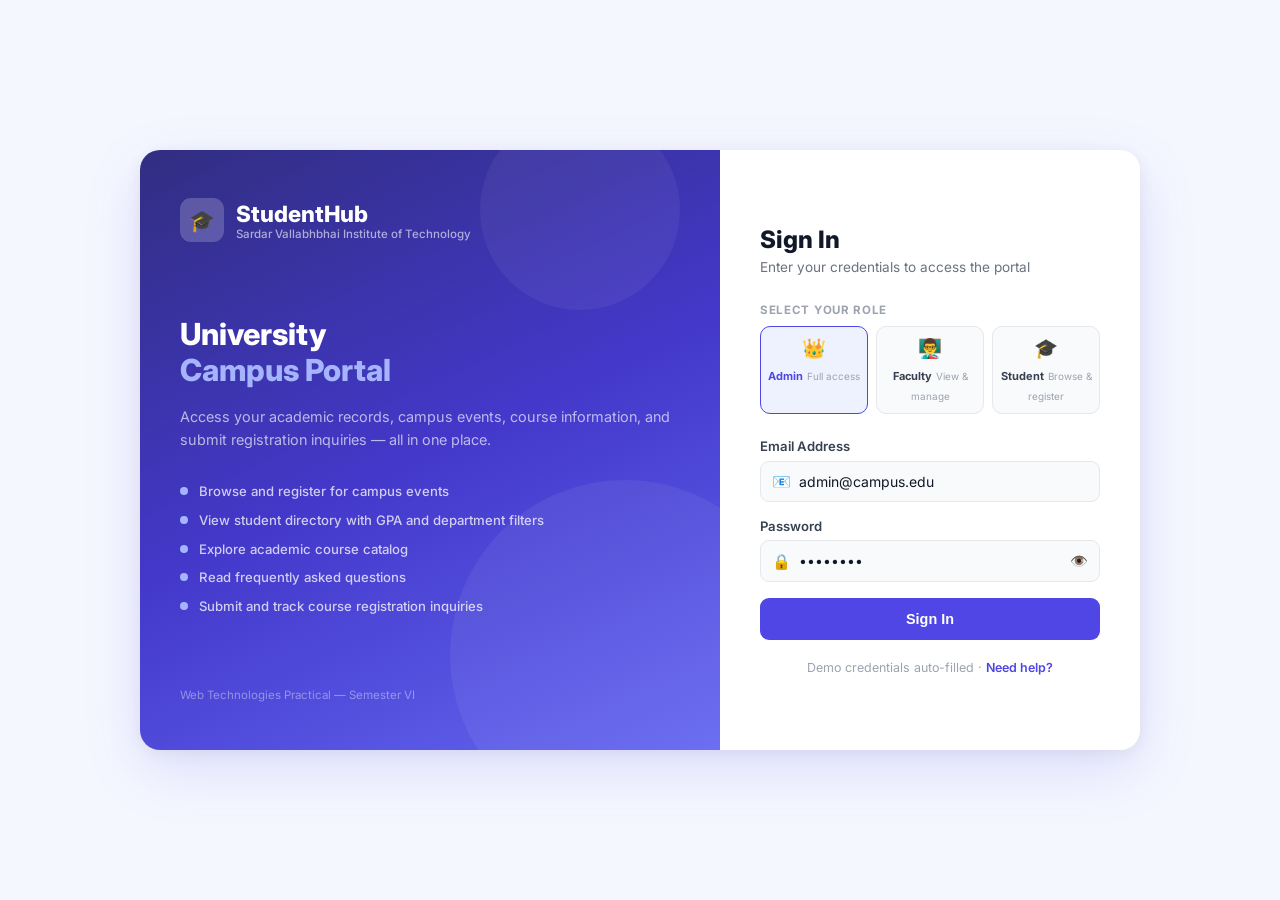
<file: index.html>
<!DOCTYPE html>
<!-- Auth guard -->
<script>
  (function(){
    if(!sessionStorage.getItem('sh_auth')) window.location.replace('./login.html');
  })();
</script>
<html lang="en">
<head>
  <meta charset="UTF-8">
  <meta name="viewport" content="width=device-width, initial-scale=1.0">
  <meta name="description" content="StudentHub – University Campus Portal. Manage events, students, courses, FAQs and registrations.">
  <title>StudentHub — Campus Portal</title>
  <link rel="preconnect" href="https://fonts.googleapis.com">
  <link href="https://fonts.googleapis.com/css2?family=Inter:wght@400;500;600;700;800&display=swap" rel="stylesheet">
  <link rel="stylesheet" href="./css/style.css">
</head>
<body>

  <!-- ===== TOPBAR ===== -->
  <header class="topbar">
    <div class="topbar-brand">
      <div class="brand-logo-sm">🎓</div>
      <div>
        <div class="brand-title">StudentHub</div>
        <div class="brand-college">Sardar Vallabhbhai Institute of Technology</div>
      </div>
    </div>

    <div class="topbar-right">
      <button id="btn-theme" class="icon-btn" title="Toggle Dark Mode" aria-label="Toggle theme">🌙</button>

      <div class="user-chip" id="user-chip">
        <div class="user-av" id="user-av">A</div>
        <div class="user-info">
          <span class="user-nm" id="user-nm">Admin</span>
          <span class="user-rl" id="user-rl">Administrator</span>
        </div>
      </div>

      <button class="btn-logout" id="btn-logout">Sign Out</button>
    </div>
  </header>

  <!-- ===== MAIN LAYOUT ===== -->
  <div class="layout">

    <!-- Sidebar Nav -->
    <aside class="sidebar" id="sidebar">
      <nav class="sidebar-nav">
        <button class="nav-item active" data-tab="events">
          <span class="nav-icon">📅</span>
          <span class="nav-label">Campus Events</span>
          <span class="nav-badge" id="badge-events">0</span>
        </button>
        <button class="nav-item" data-tab="students">
          <span class="nav-icon">🎓</span>
          <span class="nav-label">Students</span>
          <span class="nav-badge" id="badge-students">0</span>
        </button>
        <button class="nav-item" data-tab="courses">
          <span class="nav-icon">📚</span>
          <span class="nav-label">Courses</span>
          <span class="nav-badge" id="badge-courses">0</span>
        </button>
        <button class="nav-item" data-tab="faqs">
          <span class="nav-icon">❓</span>
          <span class="nav-label">FAQs</span>
          <span class="nav-badge" id="badge-faqs">0</span>
        </button>
        <button class="nav-item" data-tab="inquiries">
          <span class="nav-icon">📝</span>
          <span class="nav-label">Registration</span>
          <span class="nav-badge" id="badge-inquiries">0</span>
        </button>
      </nav>

      <!-- Sidebar bottom info -->
      <div class="sidebar-footer">
        <div class="sf-label">Practical 7 — PHP Form</div>
        <a href="./practical7/index.php" target="_blank" class="sf-link">Open PHP Form ↗</a>
      </div>
    </aside>

    <!-- Main Content -->
    <main class="main-content">

      <!-- Page Title + Controls -->
      <div class="page-header" id="page-header">
        <div class="page-title-group">
          <h1 id="page-title">Campus Events</h1>
          <span id="page-count" class="page-count">Loading...</span>
        </div>
        <div class="page-actions" id="page-actions">
          <button class="btn-sm btn-outline" id="btn-add-student" style="display:none;">+ Add Student</button>
          <button class="btn-sm btn-outline" id="btn-export">Export CSV</button>
        </div>
      </div>

      <!-- Search & Filter Toolbar -->
      <div class="toolbar" id="toolbar">
        <div class="search-box">
          <span class="search-ic">🔍</span>
          <input type="text" id="search-inp" class="search-inp" placeholder="Search..." autocomplete="off">
        </div>
        <select id="filter-category" class="sel">
          <option value="ALL">All Categories</option>
        </select>
        <select id="filter-status" class="sel" id="sel-status">
          <option value="ALL">All Status</option>
        </select>
        <select id="sort-by" class="sel">
          <!-- populated per tab -->
        </select>
        <select id="page-size" class="sel" style="max-width:80px;">
          <option value="6" selected>6 / page</option>
          <option value="9">9 / page</option>
          <option value="15">15 / page</option>
        </select>
        <button class="btn-sm btn-outline" id="btn-reset">↺ Reset</button>
      </div>

      <!-- Loading -->
      <div id="state-loading" class="state-box">
        <div class="spinner"></div>
        <p>Loading data...</p>
      </div>

      <!-- Error -->
      <div id="state-error" class="state-box state-error" style="display:none;">
        <div style="font-size:2rem;">⚠️</div>
        <p id="err-msg">Failed to load data.</p>
        <button class="btn-sm btn-primary" id="btn-retry">Retry</button>
      </div>

      <!-- Data Area -->
      <div id="data-area" style="display:none;"></div>

      <!-- Pagination -->
      <div id="pagination" class="pagination" style="display:none;"></div>
    </main>
  </div>

  <!-- ===== MODALS ===== -->

  <!-- Student Profile Modal -->
  <div class="modal-bg" id="modal-student-view">
    <div class="modal">
      <div class="modal-head">
        <h3>Student Profile</h3>
        <button class="modal-close" data-close="modal-student-view">&times;</button>
      </div>
      <div class="modal-body" id="modal-student-view-body"></div>
      <div class="modal-foot">
        <button class="btn-sm btn-outline" data-close="modal-student-view">Close</button>
      </div>
    </div>
  </div>

  <!-- Add / Edit Student Modal -->
  <div class="modal-bg" id="modal-student-form">
    <div class="modal">
      <div class="modal-head">
        <h3 id="student-form-title">Add Student</h3>
        <button class="modal-close" data-close="modal-student-form">&times;</button>
      </div>
      <div class="modal-body">
        <form id="student-form" class="mform" novalidate>
          <input type="hidden" id="sf-id">
          <div class="mform-row">
            <div class="mfield">
              <label>Full Name *</label>
              <input type="text" id="sf-name" placeholder="e.g. Priya Sharma" required>
              <span class="merr" id="sf-name-err">Name is required (letters only).</span>
            </div>
            <div class="mfield">
              <label>Roll Number *</label>
              <input type="text" id="sf-roll" placeholder="e.g. CS-2024-88" required>
              <span class="merr" id="sf-roll-err">Roll number is required.</span>
            </div>
          </div>
          <div class="mfield">
            <label>Email Address *</label>
            <input type="email" id="sf-email" placeholder="priya@campus.edu" required>
            <span class="merr" id="sf-email-err">Valid email required.</span>
          </div>
          <div class="mform-row">
            <div class="mfield">
              <label>Department</label>
              <select id="sf-dept">
                <option value="Computer Science">Computer Science</option>
                <option value="Information Technology">Information Technology</option>
                <option value="Electronics">Electronics</option>
                <option value="Mechanical">Mechanical</option>
                <option value="Civil">Civil</option>
              </select>
            </div>
            <div class="mfield">
              <label>Semester</label>
              <select id="sf-sem">
                <option>1</option><option>2</option><option>3</option>
                <option>4</option><option selected>5</option><option>6</option>
                <option>7</option><option>8</option>
              </select>
            </div>
          </div>
          <div class="mform-row">
            <div class="mfield">
              <label>GPA (0.00 – 4.00)</label>
              <input type="number" id="sf-gpa" min="0" max="4" step="0.01" value="3.50">
              <span class="merr" id="sf-gpa-err">GPA must be 0.00 – 4.00.</span>
            </div>
            <div class="mfield">
              <label>Status</label>
              <select id="sf-status">
                <option value="Active">Active</option>
                <option value="Graduated">Graduated</option>
                <option value="Probation">Probation</option>
              </select>
            </div>
          </div>
        </form>
      </div>
      <div class="modal-foot">
        <button class="btn-sm btn-outline" data-close="modal-student-form">Cancel</button>
        <button class="btn-sm btn-primary" id="btn-save-student">Save</button>
      </div>
    </div>
  </div>

  <!-- Event Register Modal -->
  <div class="modal-bg" id="modal-event-reg">
    <div class="modal">
      <div class="modal-head">
        <h3>Event Registration</h3>
        <button class="modal-close" data-close="modal-event-reg">&times;</button>
      </div>
      <div class="modal-body" id="modal-event-reg-body"></div>
      <div class="modal-foot">
        <button class="btn-sm btn-outline" data-close="modal-event-reg">Close</button>
      </div>
    </div>
  </div>

  <!-- Toast -->
  <div id="toasts" style="position:fixed;bottom:1.5rem;right:1.5rem;z-index:9999;display:flex;flex-direction:column;gap:.5rem;pointer-events:none;"></div>

  <script type="module" src="./js/app.js"></script>
</body>
</html>
</file>
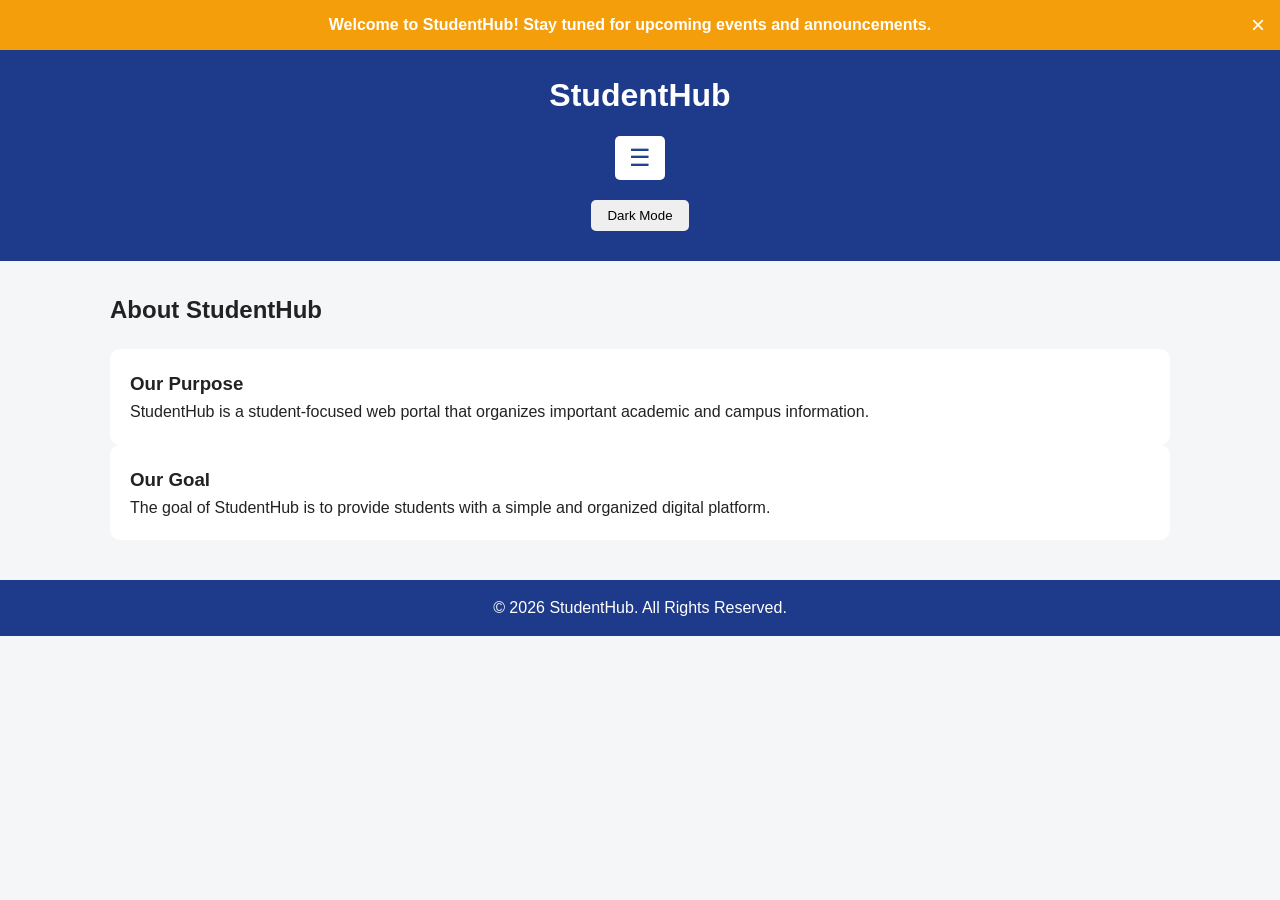
<file: About.html>
<!DOCTYPE html>
<html lang="en">
<head>
    <meta charset="UTF-8">
    <meta name="viewport" content="width=device-width, initial-scale=1.0">
    <title>StudentHub - About</title>
    <link rel="stylesheet" href="1.css">
</head>

<body>
<div id="notificationBanner" class="notification-banner">
    <span>Welcome to StudentHub! Stay tuned for upcoming events and announcements.</span>
    <button id="closeBanner" class="close-banner" aria-label="Close notification">&times;</button>
</div>




<header>
    <h1>StudentHub</h1>

    <nav>
    <button id="menuToggle" class="menu-toggle" type="button" aria-label="Open navigation menu" aria-expanded="false">
        ☰
    </button>
    <ul class="nav-list" id="navMenu">
          
            <li><a href="about.html">About</a></li>
            <li><a href="register.html">Register</a></li>
            <li><a href="login.html">Login</a></li>
            <li><a href="dashboard.html">Dashboard</a></li>
            <li><a href="events.html">Events</a></li>
            <li><a href="profile.html">Profile</a></li>
            <li><a href="contact.html">Contact</a></li>
         
            <li><a href="faq.html">FAQ</a></li>
            <li><a href="feedback.html">Feedback</a></li>
        </ul>
    </nav>
    <button id="themeToggle" class="theme-toggle" type="button" aria-label="Switch to dark mode">
    Dark Mode
</button>
</header>

<main id="main-content">

    <section>
        <h2>About StudentHub</h2>

        <article>
            <h3>Our Purpose</h3>
            <p>
                StudentHub is a student-focused web portal that
                organizes important academic and campus information.
            </p>
        </article>

        <article>
            <h3>Our Goal</h3>
            <p>
                The goal of StudentHub is to provide students with
                a simple and organized digital platform.
            </p>
        </article>

    </section>

</main>

<footer>
    <p>&copy; 2026 StudentHub. All Rights Reserved.</p>
</footer>

<script src="script.js"></script>
</body>
</html>
</file>
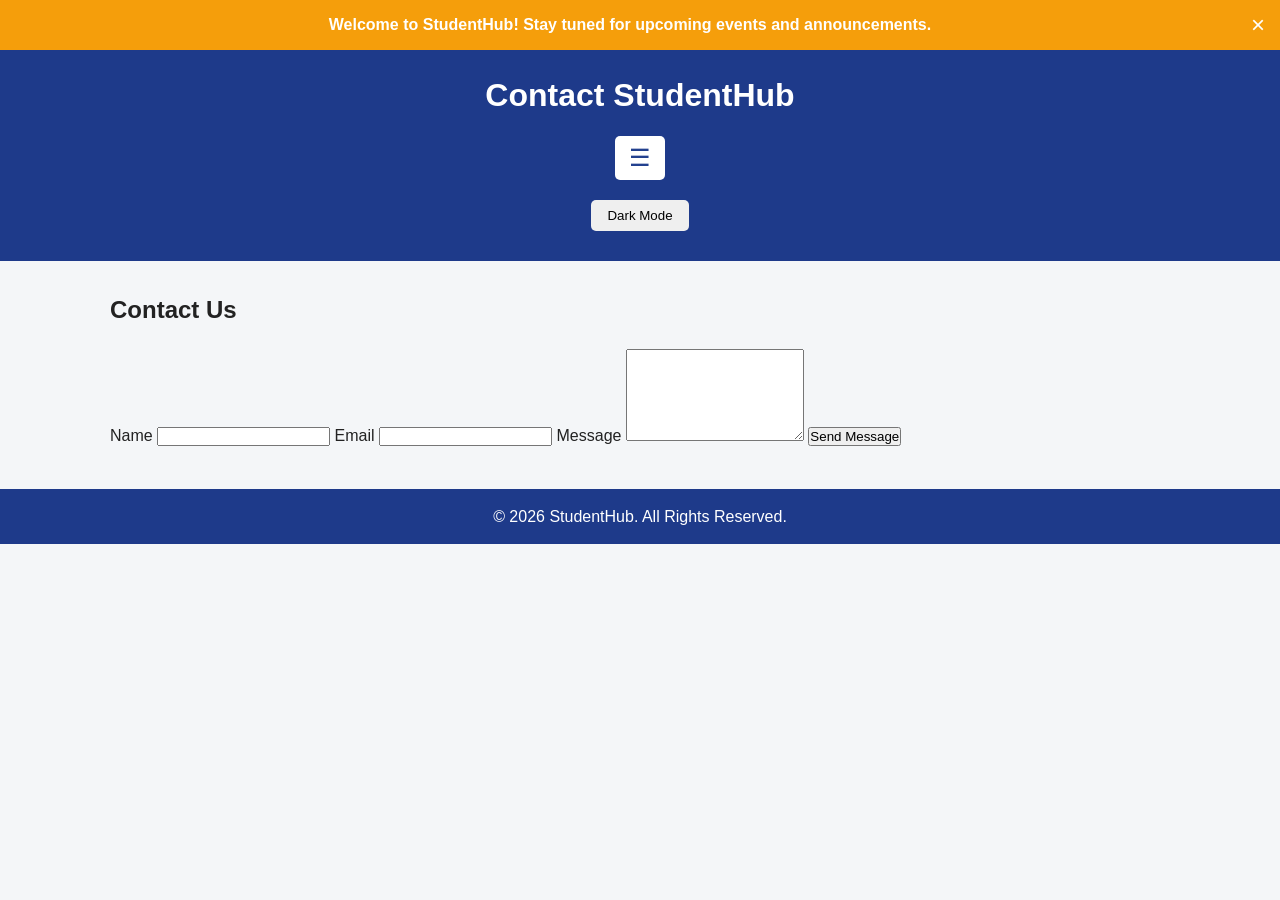
<file: Contact.html>
<!DOCTYPE html>
<html lang="en">
<head>
    <meta charset="UTF-8">
    <meta name="viewport" content="width=device-width, initial-scale=1.0">
    <title>StudentHub - Contact</title>
    <link rel="stylesheet" href="1.css">
</head>

<body>
<div id="notificationBanner" class="notification-banner">
    <span>Welcome to StudentHub! Stay tuned for upcoming events and announcements.</span>
    <button id="closeBanner" class="close-banner" aria-label="Close notification">&times;</button>
</div>


<header>
    <h1>Contact StudentHub</h1>

    <nav>
    <button id="menuToggle" class="menu-toggle" type="button" aria-label="Open navigation menu" aria-expanded="false">
        ☰
    </button>
    <ul class="nav-list" id="navMenu">
           
            <li><a href="about.html">About</a></li>
            <li><a href="dashboard.html">Dashboard</a></li>
            <li><a href="events.html">Events</a></li>
            <li><a href="contact.html">Contact</a></li>
            <li><a href="faq.html">FAQ</a></li>
        </ul>
    </nav>
    <button id="themeToggle" class="theme-toggle" type="button" aria-label="Switch to dark mode">
    Dark Mode
</button>
</header>

<main>

<section>
    <h2>Contact Us</h2>

    <form>

        <label for="name">Name</label>
        <input type="text" id="name" name="name" required>

        <label for="email">Email</label>
        <input type="email" id="email" name="email" required>

        <label for="message">Message</label>
        <textarea id="message" name="message" rows="6" required></textarea>

        <button type="submit">Send Message</button>

    </form>

</section>

</main>

<footer>
    <p>&copy; 2026 StudentHub. All Rights Reserved.</p>
</footer>

<script src="script.js"></script>
</body>
</html>
</file>
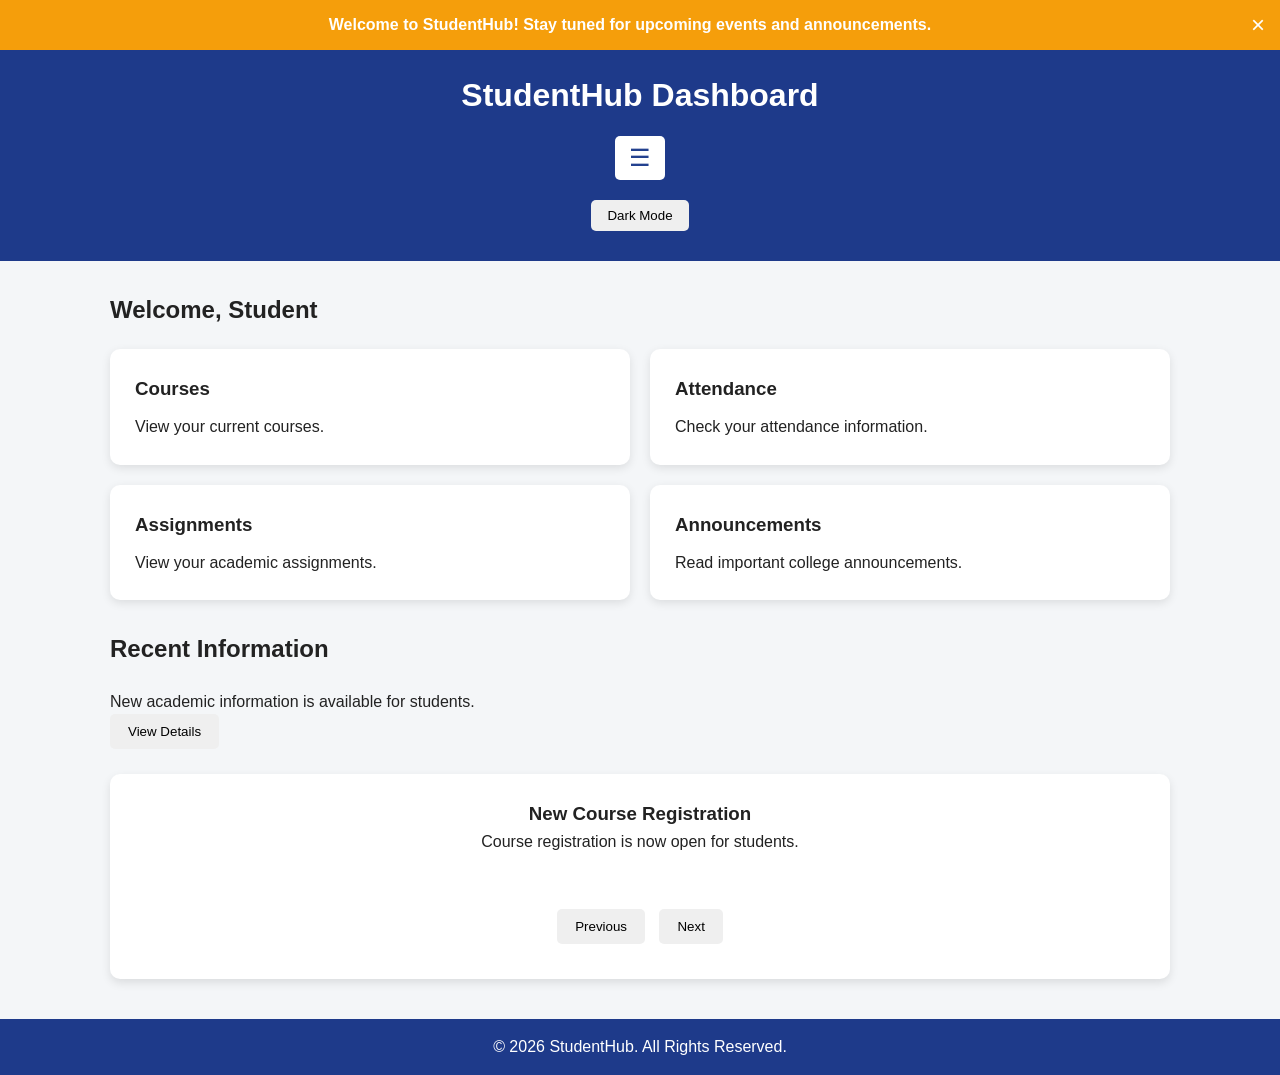
<file: Dashboard.html>
<!DOCTYPE html>
<html lang="en">

<head>
    <meta charset="UTF-8">
    <meta name="viewport" content="width=device-width, initial-scale=1.0">
    <title>StudentHub - Dashboard</title>
    <link rel="stylesheet" href="1.css">
</head>

<body>
<div id="notificationBanner" class="notification-banner">
    <span>Welcome to StudentHub! Stay tuned for upcoming events and announcements.</span>
    <button id="closeBanner" class="close-banner" aria-label="Close notification">&times;</button>
</div>


<header class="header">

    <h1>StudentHub Dashboard</h1>

    
        <nav>
    <button id="menuToggle" class="menu-toggle" type="button" aria-label="Open navigation menu" aria-expanded="false">
        ☰
    </button>

    <ul class="nav-list" id="navMenu">
        <li><a href="dashboard.html">Dashboard</a></li>
        <li><a href="events.html">Events</a></li>
        <li><a href="profile.html">Profile</a></li>
        <li><a href="contact.html">Contact</a></li>
    </ul>
</nav>
    <button id="themeToggle" class="theme-toggle" type="button" aria-label="Switch to dark mode">
    Dark Mode
</button>
</header>

<main>

    <section>
        <h2>Welcome, Student</h2>

        <div class="card-container">

            <div class="card">
                <h3>Courses</h3>
                <p>View your current courses.</p>
            </div>

            <div class="card">
                <h3>Attendance</h3>
                <p>Check your attendance information.</p>
            </div>

            <div class="card">
                <h3>Assignments</h3>
                <p>View your academic assignments.</p>
            </div>

            <div class="card">
                <h3>Announcements</h3>
                <p>Read important college announcements.</p>
            </div>

        </div>
    </section>

  <section class="recent">
    <h2>Recent Information</h2>

    <div class="information">
        <p>New academic information is available for students.</p>
        <button id="openModal" type="button">View Details</button>
    </div>

    <div class="slider">
        <div class="slide active">
            <h3>New Course Registration</h3>
            <p>Course registration is now open for students.</p>
        </div>

        <div class="slide">
            <h3>Assignment Submission</h3>
            <p>Check your subjects for upcoming assignment deadlines.</p>
        </div>

        <div class="slide">
            <h3>College Event</h3>
            <p>New college events and activities are available.</p>
        </div>

        <button id="previousSlide" type="button">Previous</button>
        <button id="nextSlide" type="button">Next</button>
    </div>
</section>

</main>

<div id="studentModal" class="modal" role="dialog" aria-modal="true" aria-labelledby="modalTitle">
    <div class="modal-content">
        <button id="closeModal" class="close-modal" type="button" aria-label="Close modal">&times;</button>
        <h2 id="modalTitle">StudentHub Information</h2>
        <p>New academic information is available. Please check the portal regularly for important updates.</p>
    </div>
</div>

<footer>
    <p>&copy; 2026 StudentHub. All Rights Reserved.</p>
</footer>

<script src="script.js"></script>

</body>
</html>
</file>
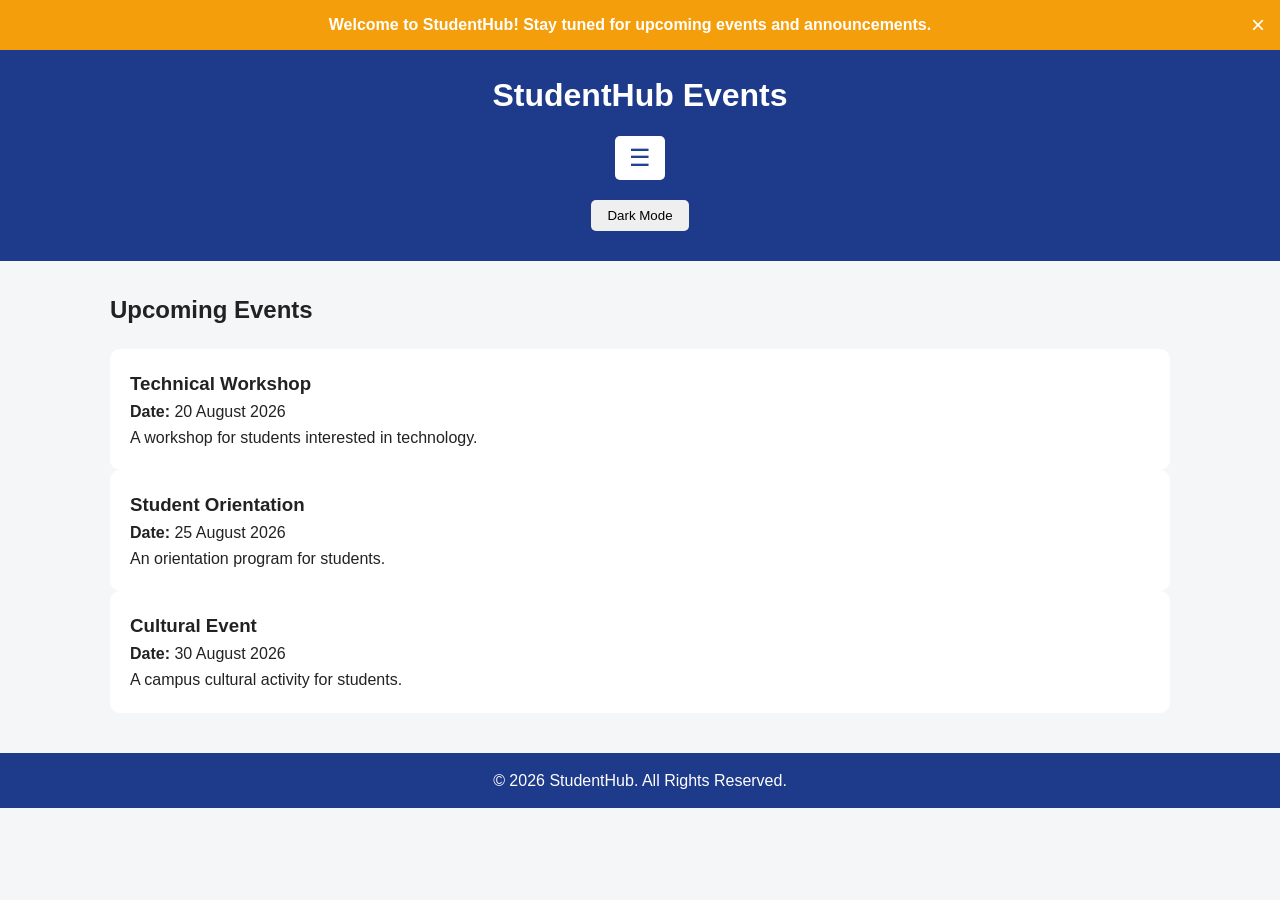
<file: Events.html>
<!DOCTYPE html>
<html lang="en">
<head>
    <meta charset="UTF-8">
    <meta name="viewport" content="width=device-width, initial-scale=1.0">
    <title>StudentHub - Events</title>
    <link rel="stylesheet" href="1.css">
</head>

<body>
<div id="notificationBanner" class="notification-banner">
    <span>Welcome to StudentHub! Stay tuned for upcoming events and announcements.</span>
    <button id="closeBanner" class="close-banner" aria-label="Close notification">&times;</button>
</div>


<header>
    <h1>StudentHub Events</h1>

    <nav>
    <button id="menuToggle" class="menu-toggle" type="button" aria-label="Open navigation menu" aria-expanded="false">
        ☰
    </button>
    <ul class="nav-list" id="navMenu">
            <li><a href="about.html">About</a></li>
            <li><a href="dashboard.html">Dashboard</a></li>
            <li><a href="events.html">Events</a></li>
            <li><a href="profile.html">Profile</a></li>
            <li><a href="contact.html">Contact</a></li>
        </ul>
    </nav>
    <button id="themeToggle" class="theme-toggle" type="button" aria-label="Switch to dark mode">
    Dark Mode
</button>
</header>

<main>

<section>
    <h2>Upcoming Events</h2>

    <article>
        <h3>Technical Workshop</h3>
        <p><strong>Date:</strong> 20 August 2026</p>
        <p>A workshop for students interested in technology.</p>
    </article>

    <article>
        <h3>Student Orientation</h3>
        <p><strong>Date:</strong> 25 August 2026</p>
        <p>An orientation program for students.</p>
    </article>

    <article>
        <h3>Cultural Event</h3>
        <p><strong>Date:</strong> 30 August 2026</p>
        <p>A campus cultural activity for students.</p>
    </article>

</section>

</main>

<footer>
    <p>&copy; 2026 StudentHub. All Rights Reserved.</p>
</footer>

<script src="script.js"></script>
</body>
</html>
</file>
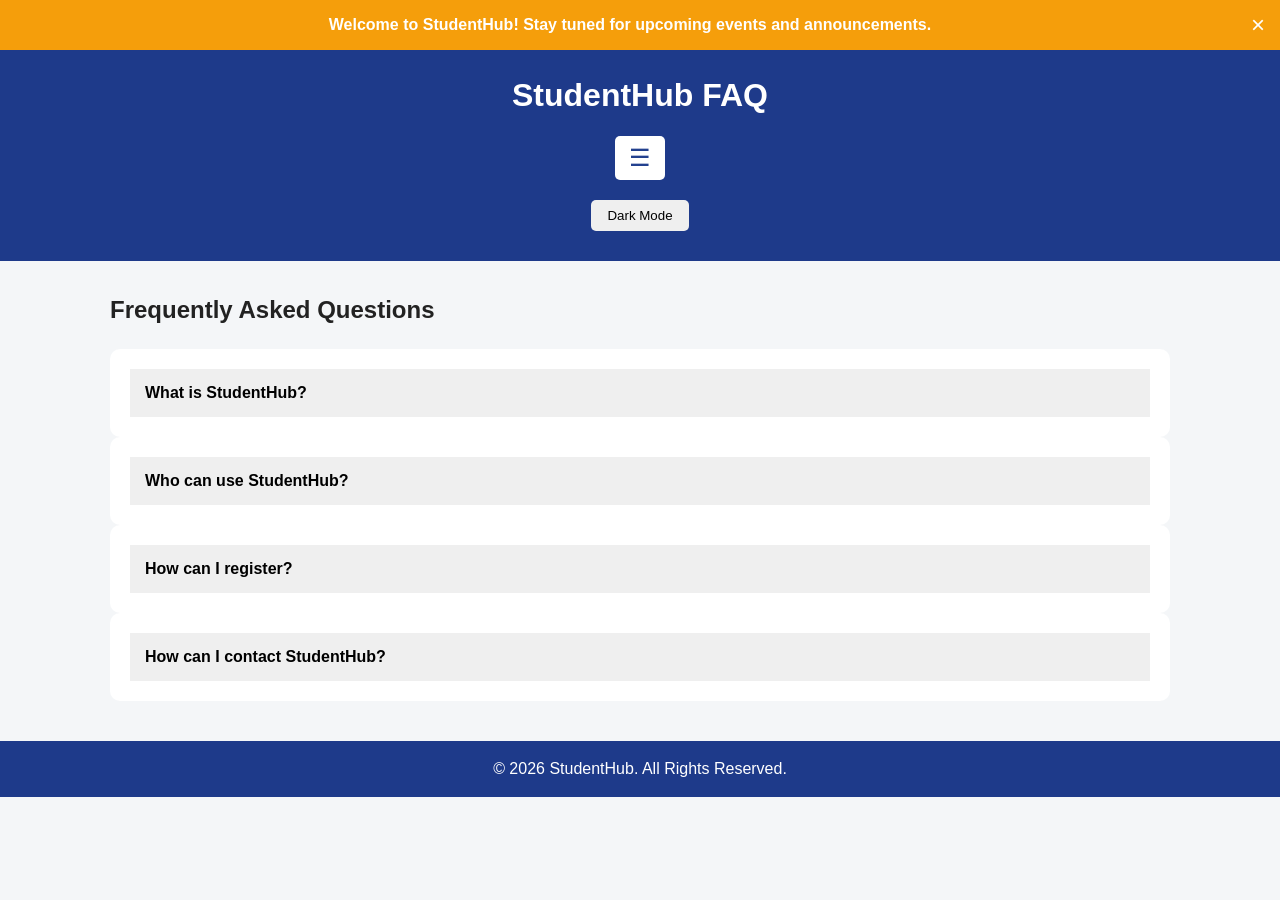
<file: Faq.html>
<!DOCTYPE html>
<html lang="en">
<head>
    <meta charset="UTF-8">
    <meta name="viewport" content="width=device-width, initial-scale=1.0">
    <title>StudentHub - FAQ</title>
    <link rel="stylesheet" href="1.css">
</head>

<body>
<div id="notificationBanner" class="notification-banner">
    <span>Welcome to StudentHub! Stay tuned for upcoming events and announcements.</span>
    <button id="closeBanner" class="close-banner" aria-label="Close notification">&times;</button>
</div>


<header>
    <h1>StudentHub FAQ</h1>

    <nav>
    <button id="menuToggle" class="menu-toggle" type="button" aria-label="Open navigation menu" aria-expanded="false">
        ☰
    </button>
    <ul class="nav-list" id="navMenu">
            <li><a href="about.html">About</a></li>
            <li><a href="register.html">Register</a></li>
            <li><a href="login.html">Login</a></li>
            <li><a href="contact.html">Contact</a></li>
            <li><a href="faq.html">FAQ</a></li>
        </ul>
    </nav>
    <button id="themeToggle" class="theme-toggle" type="button" aria-label="Switch to dark mode">
    Dark Mode
</button>
</header>

<main>

<section>
    <h2>Frequently Asked Questions</h2>

    <article class="faq-item">
        <button class="faq-question" type="button">What is StudentHub?</button>
        <p class="faq-answer">
            StudentHub is a student portal for accessing important student and campus information.
        </p>
    </article>

    <article class="faq-item">
        <button class="faq-question" type="button">Who can use StudentHub?</button>
        <p class="faq-answer">
            Students and authorized administrators can use the portal.
        </p>
    </article>

    <article class="faq-item">
        <button class="faq-question" type="button">How can I register?</button>
        <p class="faq-answer">
            Visit the Register page and fill in the required details.
        </p>
    </article>

    <article class="faq-item">
        <button class="faq-question" type="button">How can I contact StudentHub?</button>
        <p class="faq-answer">
            Visit the Contact page and submit the contact form.
        </p>
    </article>

</section>

</main>

<footer>
    <p>&copy; 2026 StudentHub. All Rights Reserved.</p>
</footer>

<script src="script.js"></script>

</body>
</html>
</file>
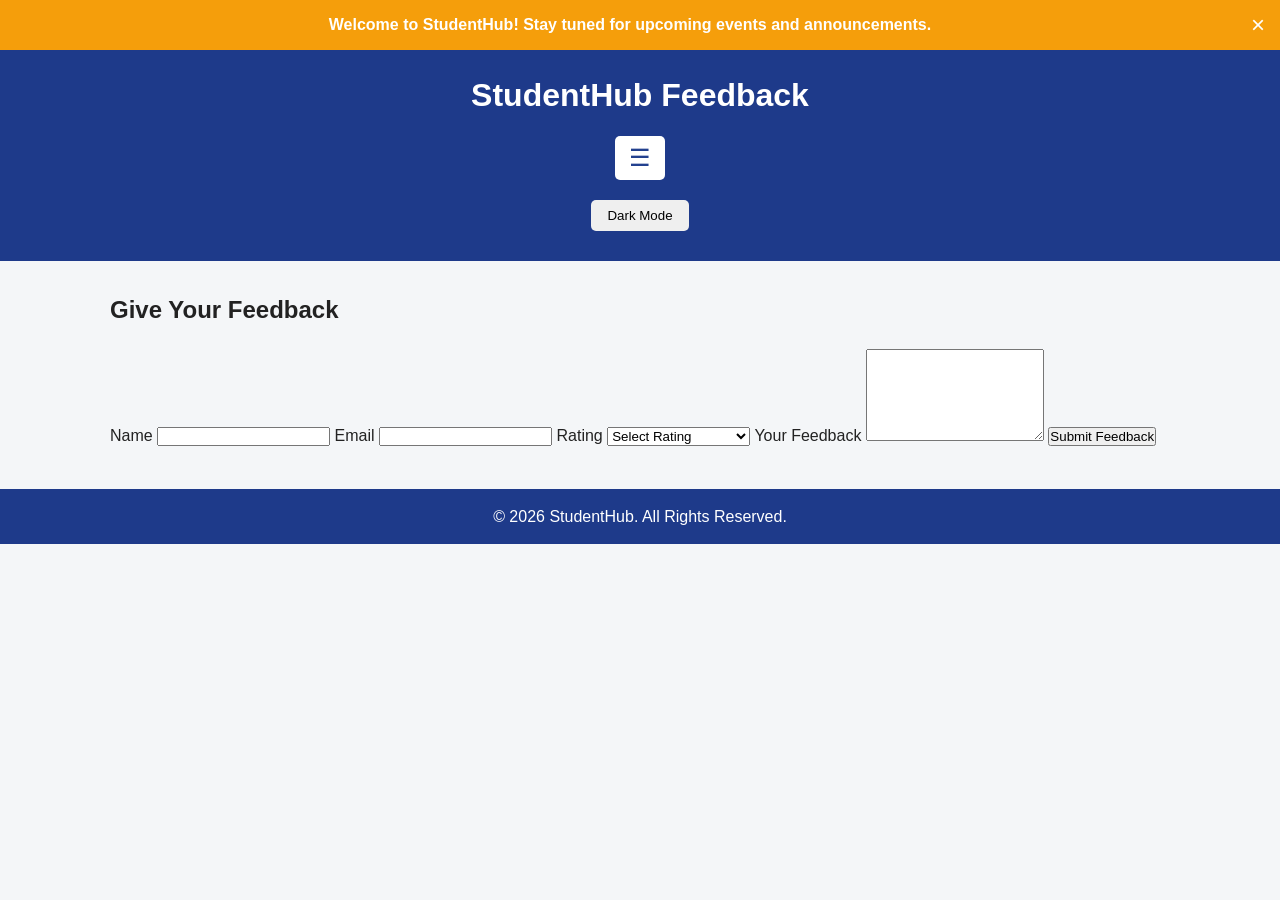
<file: Feedback.html>
<!DOCTYPE html>
<html lang="en">
<head>
    <meta charset="UTF-8">
    <meta name="viewport" content="width=device-width, initial-scale=1.0">
    <title>StudentHub - Feedback</title>
    <link rel="stylesheet" href="1.css">
</head>

<body>
<div id="notificationBanner" class="notification-banner">
    <span>Welcome to StudentHub! Stay tuned for upcoming events and announcements.</span>
    <button id="closeBanner" class="close-banner" aria-label="Close notification">&times;</button>
</div>


<header>
    <h1>StudentHub Feedback</h1>

    <nav>
    <button id="menuToggle" class="menu-toggle" type="button" aria-label="Open navigation menu" aria-expanded="false">
        ☰
    </button>
    <ul class="nav-list" id="navMenu">
            
            <li><a href="about.html">About</a></li>
            <li><a href="dashboard.html">Dashboard</a></li>
            <li><a href="contact.html">Contact</a></li>
            <li><a href="faq.html">FAQ</a></li>
            <li><a href="feedback.html">Feedback</a></li>
        </ul>
    </nav>
    <button id="themeToggle" class="theme-toggle" type="button" aria-label="Switch to dark mode">
    Dark Mode
</button>
</header>

<main>

<section>
    <h2>Give Your Feedback</h2>

    <form>

        <label for="name">Name</label>
        <input type="text" id="name" name="name" required>

        <label for="email">Email</label>
        <input type="email" id="email" name="email" required>

        <label for="rating">Rating</label>
        <select id="rating" name="rating">
            <option value="">Select Rating</option>
            <option value="5">Excellent</option>
            <option value="4">Very Good</option>
            <option value="3">Good</option>
            <option value="2">Average</option>
            <option value="1">Needs Improvement</option>
        </select>

        <label for="feedback">Your Feedback</label>
        <textarea id="feedback" name="feedback" rows="6" required></textarea>

        <button type="submit">Submit Feedback</button>

    </form>

</section>

</main>

<footer>
    <p>&copy; 2026 StudentHub. All Rights Reserved.</p>
</footer>

<script src="script.js"></script>
</body>
</html>
</file>
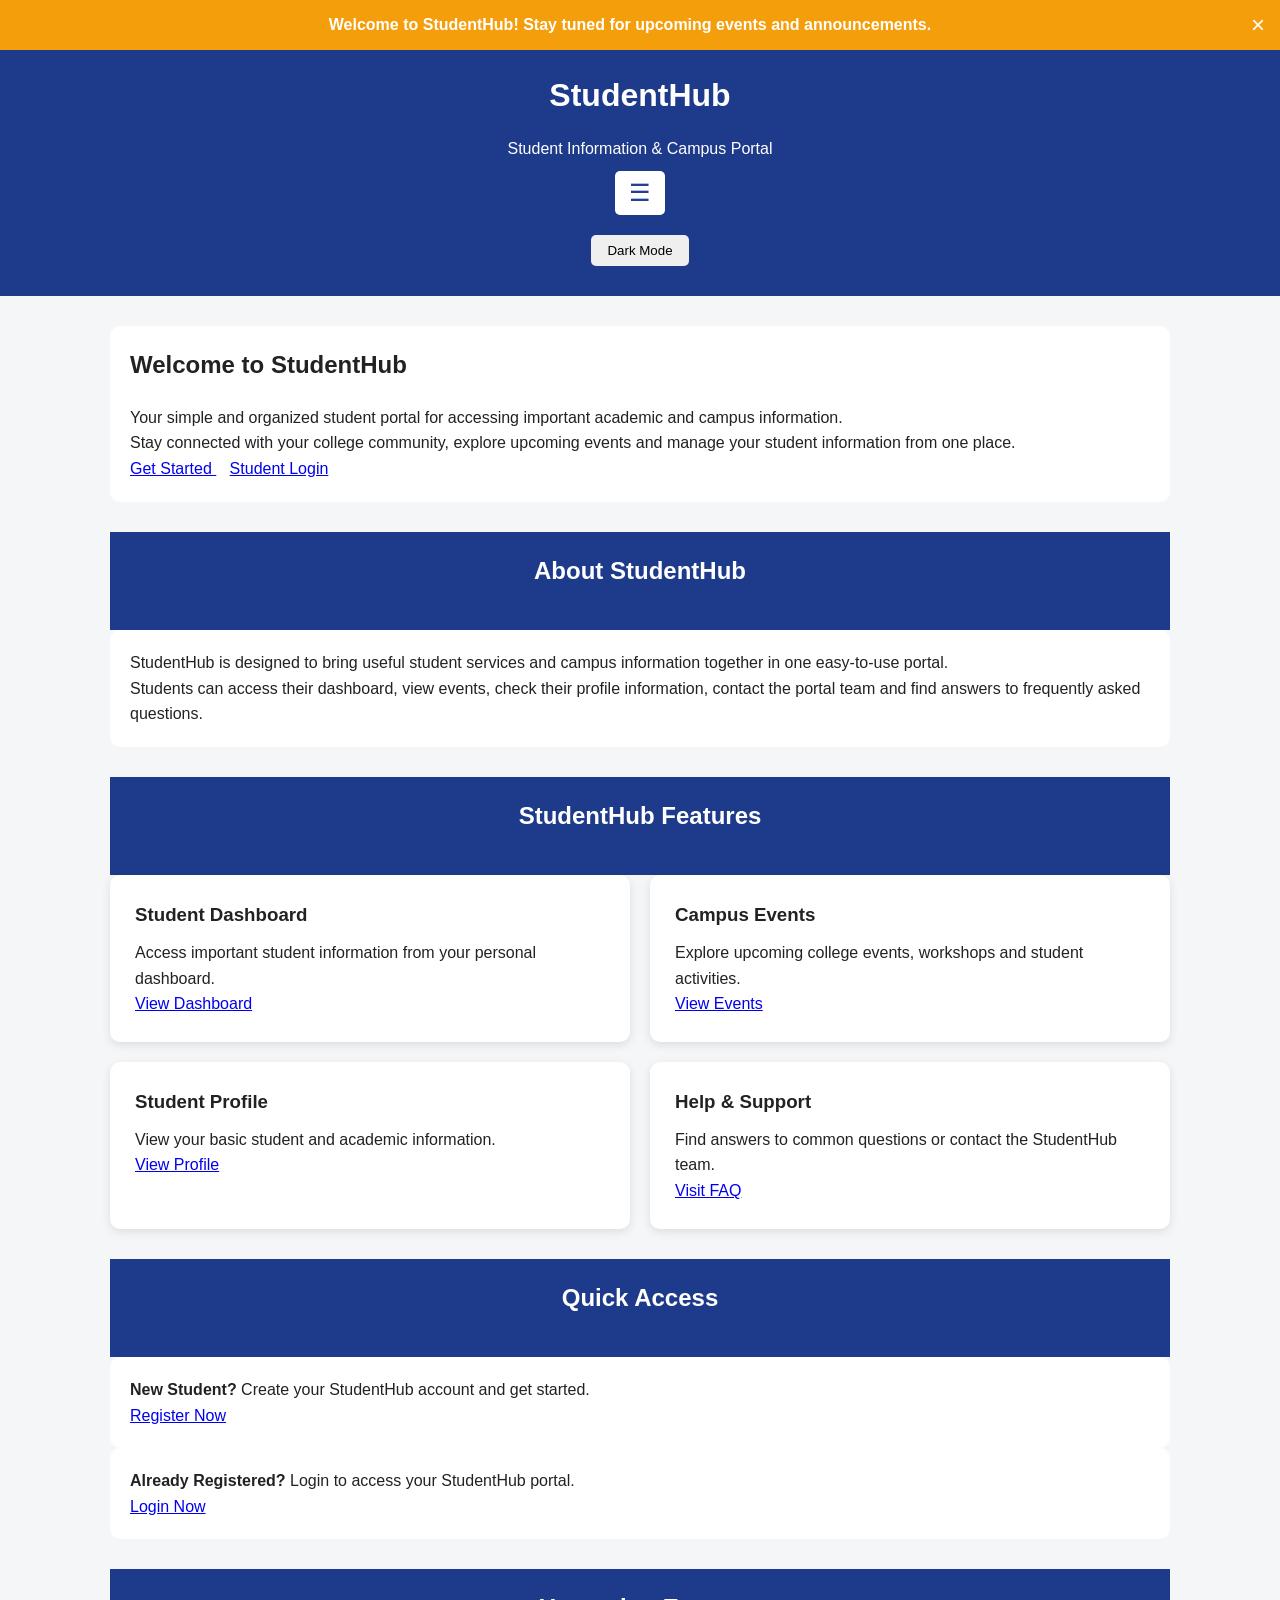
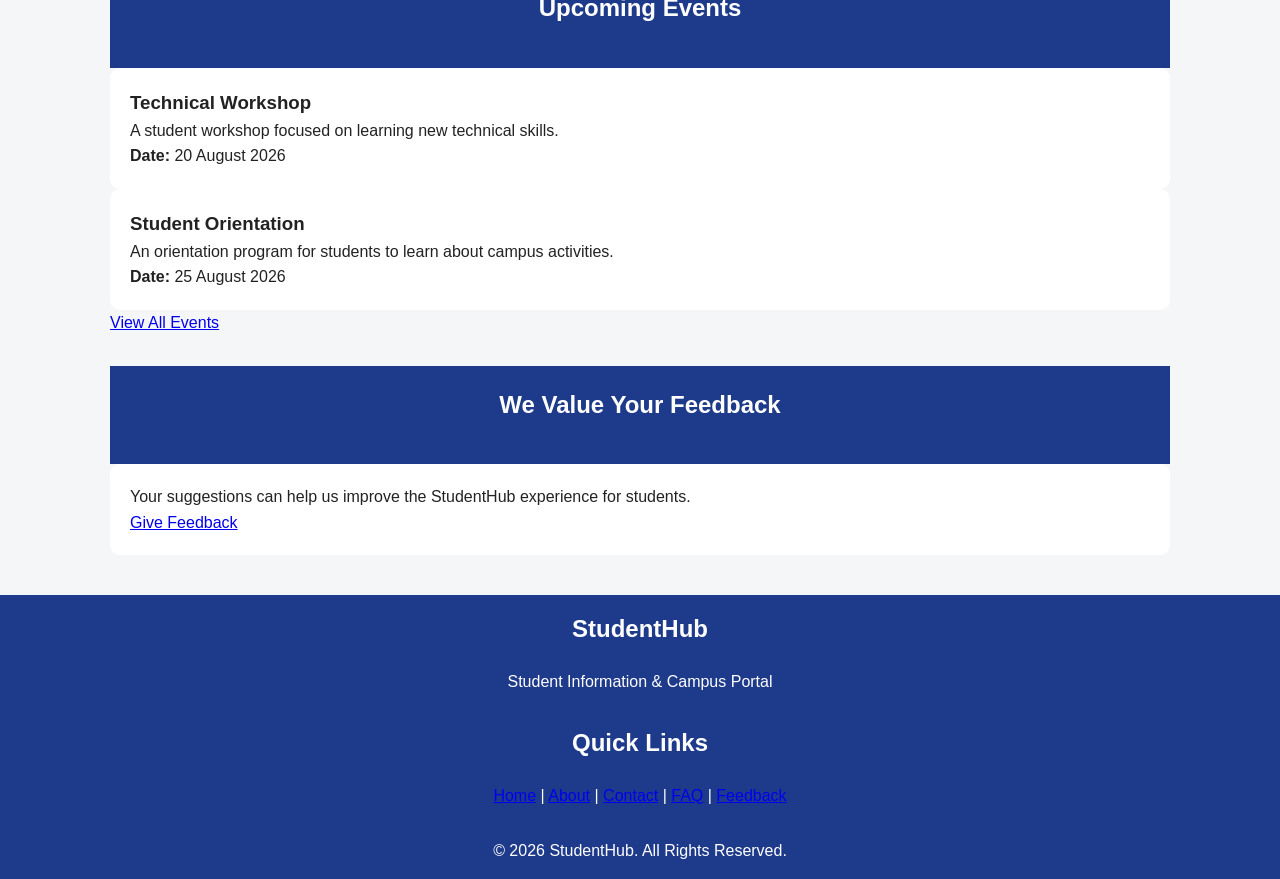
<file: home.html>
<!DOCTYPE html>
<html lang="en">

<head>
    <meta charset="UTF-8">
    <meta name="viewport" content="width=device-width, initial-scale=1.0">

    <meta name="description"
        content="StudentHub - A student portal for academic information, events and campus activities.">

    <title>StudentHub | Home</title>

    <link rel="stylesheet" href="1.css">
</head>

<body>
<div id="notificationBanner" class="notification-banner">
    <span>Welcome to StudentHub! Stay tuned for upcoming events and announcements.</span>
    <button id="closeBanner" class="close-banner" aria-label="Close notification">&times;</button>
</div>


    <!-- Header -->
    <header>

        <div>
            <h1>StudentHub</h1>
            <p>Student Information & Campus Portal</p>
        </div>

        <!-- Main Navigation -->
        <nav>
    <button id="menuToggle" class="menu-toggle" type="button" aria-label="Open navigation menu" aria-expanded="false">
        ☰
    </button>
    <ul class="nav-list" id="navMenu">
                <li>
                    <a href="home.html" aria-current="page">Home</a>
                </li>

                <li>
                    <a href="About.html">About</a>
                </li>

                <li>
                    <a href="Register.html">Register</a>
                </li>

                <li>
                    <a href="login.html">Login</a>
                </li>

                <li>
                    <a href="Dashboard.html">Dashboard</a>
                </li>

                <li>
                    <a href="Event.html">Events</a>
                </li>

                <li>
                    <a href="Profile.html">Profile</a>
                </li>

                <li>
                    <a href="Contact.html">Contact</a>
                </li>

                <li>
                    <a href="Faq.html">FAQ</a>
                </li>

                <li>
                    <a href="Feedback.html">Feedback</a>
                </li>
            </ul>

        </nav>
    <button id="themeToggle" class="theme-toggle" type="button" aria-label="Switch to dark mode">
    Dark Mode
</button>

    </header>


    <!-- Main Content -->
    <main>

        <!-- Welcome Section -->
        <section aria-labelledby="welcome-heading">

            <article>

                <h2 id="welcome-heading">
                    Welcome to StudentHub
                </h2>

                <p>
                    Your simple and organized student portal for
                    accessing important academic and campus information.
                </p>

                <p>
                    Stay connected with your college community,
                    explore upcoming events and manage your student
                    information from one place.
                </p>

                <p>
                    <a href="Register.html">
                        Get Started
                    </a>

                    &nbsp;&nbsp;

                    <a href="login.html">
                        Student Login
                    </a>
                </p>

            </article>

        </section>


        <!-- About StudentHub -->
        <section aria-labelledby="about-heading">

            <header>
                <h2 id="about-heading">
                    About StudentHub
                </h2>
            </header>

            <article>

                <p>
                    StudentHub is designed to bring useful student
                    services and campus information together in one
                    easy-to-use portal.
                </p>

                <p>
                    Students can access their dashboard, view events,
                    check their profile information, contact the portal
                    team and find answers to frequently asked questions.
                </p>

            </article>

        </section>


        <!-- Main Features -->
        <section aria-labelledby="features-heading">

            <header>
                <h2 id="features-heading">
                    StudentHub Features
                </h2>
            </header>

            <div class="card-container">

                <article class="card">

                    <h3>Student Dashboard</h3>

                    <p>
                        Access important student information
                        from your personal dashboard.
                    </p>

                    <a href="Dashboard.html">
                        View Dashboard
                    </a>

                </article>


                <article class="card">

                    <h3>Campus Events</h3>

                    <p>
                        Explore upcoming college events,
                        workshops and student activities.
                    </p>

                    <a href="Event.html">
                        View Events
                    </a>

                </article>


                <article class="card">

                    <h3>Student Profile</h3>

                    <p>
                        View your basic student and academic
                        information.
                    </p>

                    <a href="Profile.html">
                        View Profile
                    </a>

                </article>


                <article class="card">

                    <h3>Help & Support</h3>

                    <p>
                        Find answers to common questions or
                        contact the StudentHub team.
                    </p>

                    <a href="Faq.html">
                        Visit FAQ
                    </a>

                </article>

            </div>

        </section>


        <!-- Quick Access -->
        <section aria-labelledby="quick-heading">

            <header>
                <h2 id="quick-heading">
                    Quick Access
                </h2>
            </header>

            <article>

                <p>
                    <strong>New Student?</strong>
                    Create your StudentHub account and get started.
                </p>

                <p>
                    <a href="Register.html">
                        Register Now
                    </a>
                </p>

            </article>

            <article>

                <p>
                    <strong>Already Registered?</strong>
                    Login to access your StudentHub portal.
                </p>

                <p>
                    <a href="login.html">
                        Login Now
                    </a>
                </p>

            </article>

        </section>


        <!-- Upcoming Events -->
        <section aria-labelledby="events-heading">

            <header>
                <h2 id="events-heading">
                    Upcoming Events
                </h2>
            </header>

            <article>

                <h3>Technical Workshop</h3>

                <p>
                    A student workshop focused on learning
                    new technical skills.
                </p>

                <p>
                    <strong>Date:</strong>
                    20 August 2026
                </p>

            </article>


            <article>

                <h3>Student Orientation</h3>

                <p>
                    An orientation program for students to
                    learn about campus activities.
                </p>

                <p>
                    <strong>Date:</strong>
                    25 August 2026
                </p>

            </article>


            <p>
                <a href="Event.html">
                    View All Events
                </a>
            </p>

        </section>


        <!-- Feedback -->
        <section aria-labelledby="feedback-heading">

            <header>
                <h2 id="feedback-heading">
                    We Value Your Feedback
                </h2>
            </header>

            <article>

                <p>
                    Your suggestions can help us improve the
                    StudentHub experience for students.
                </p>

                <p>
                    <a href="Feedback.html">
                        Give Feedback
                    </a>
                </p>

            </article>

        </section>

    </main>


    <!-- Footer -->
    <footer>

        <section>

            <h2>StudentHub</h2>

            <p>
                Student Information & Campus Portal
            </p>

        </section>


        <section>

            <h2>Quick Links</h2>

            <p>
                <a href="home.html">Home</a> |
                <a href="About.html">About</a> |
                <a href="Contact.html">Contact</a> |
                <a href="Faq.html">FAQ</a> |
                <a href="Feedback.html">Feedback</a>
            </p>

        </section>


        <p>
            &copy; 2026 StudentHub. All Rights Reserved.
        </p>

    </footer>

<script src="script.js"></script>
</body>

</html>
</file>
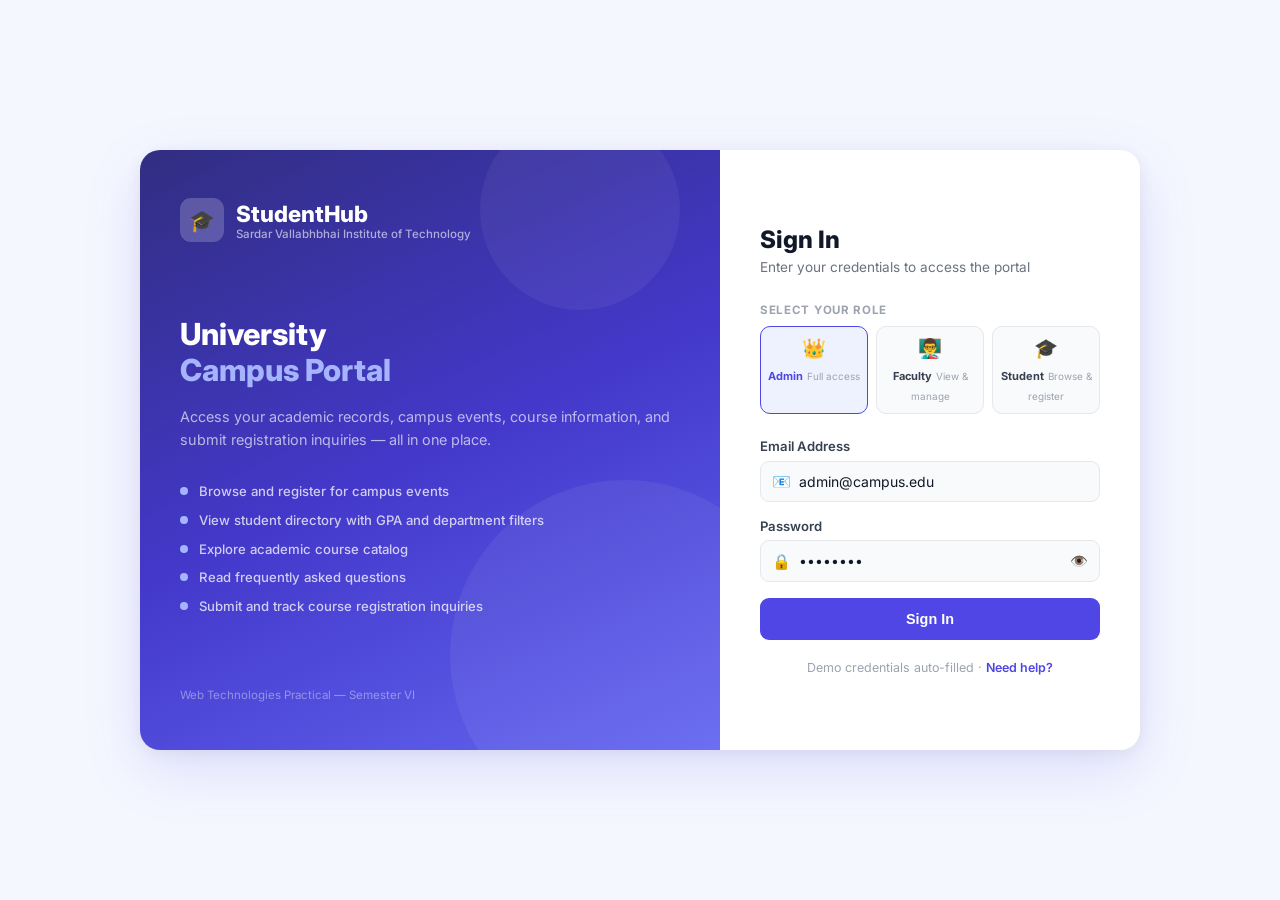
<file: login.html>
<!DOCTYPE html>
<html lang="en">
<head>
  <meta charset="UTF-8">
  <meta name="viewport" content="width=device-width, initial-scale=1.0">
  <title>StudentHub — Login</title>
  <link rel="preconnect" href="https://fonts.googleapis.com">
  <link href="https://fonts.googleapis.com/css2?family=Inter:wght@400;500;600;700;800&display=swap" rel="stylesheet">
  <style>
    *, *::before, *::after { margin: 0; padding: 0; box-sizing: border-box; }

    body {
      font-family: 'Inter', sans-serif;
      background: #f5f7ff;
      min-height: 100vh;
      display: flex;
      align-items: center;
      justify-content: center;
    }

    .page-wrapper {
      display: flex;
      width: 100%;
      max-width: 1000px;
      min-height: 600px;
      border-radius: 20px;
      overflow: hidden;
      box-shadow: 0 20px 60px rgba(79,70,229,0.14), 0 4px 16px rgba(0,0,0,0.06);
      margin: 1.5rem;
    }

    /* ---- Left Side ---- */
    .left {
      flex: 1;
      background: linear-gradient(155deg, #312e81 0%, #4338ca 50%, #6366f1 100%);
      padding: 3rem 2.5rem;
      display: flex;
      flex-direction: column;
      justify-content: space-between;
      position: relative;
      overflow: hidden;
    }
    .left::after {
      content: '';
      position: absolute;
      width: 350px; height: 350px;
      border-radius: 50%;
      background: rgba(255,255,255,0.06);
      bottom: -80px; right: -80px;
    }
    .left::before {
      content: '';
      position: absolute;
      width: 200px; height: 200px;
      border-radius: 50%;
      background: rgba(255,255,255,0.05);
      top: -40px; right: 40px;
    }

    .brand {
      display: flex;
      align-items: center;
      gap: 0.75rem;
      position: relative; z-index: 1;
    }
    .brand-icon {
      width: 44px; height: 44px;
      background: rgba(255,255,255,0.2);
      border-radius: 11px;
      display: flex; align-items: center; justify-content: center;
      font-size: 1.3rem;
    }
    .brand-name {
      font-size: 1.4rem;
      font-weight: 800;
      color: white;
    }
    .brand-sub {
      font-size: 0.72rem;
      color: rgba(255,255,255,0.6);
      font-weight: 500;
    }

    .left-content { position: relative; z-index: 1; }
    .left-content h2 {
      font-size: 1.9rem;
      font-weight: 800;
      color: white;
      line-height: 1.2;
      margin-bottom: 1rem;
    }
    .left-content h2 span {
      color: #a5b4fc;
    }
    .left-content p {
      font-size: 0.9rem;
      color: rgba(255,255,255,0.65);
      line-height: 1.6;
      margin-bottom: 2rem;
    }

    .features {
      display: flex;
      flex-direction: column;
      gap: 0.8rem;
      position: relative; z-index: 1;
    }
    .feature-row {
      display: flex;
      align-items: center;
      gap: 0.7rem;
    }
    .feature-dot {
      width: 8px; height: 8px;
      border-radius: 50%;
      background: #a5b4fc;
      flex-shrink: 0;
    }
    .feature-row span {
      font-size: 0.82rem;
      color: rgba(255,255,255,0.75);
      font-weight: 500;
    }

    .left-footer {
      position: relative; z-index: 1;
      font-size: 0.72rem;
      color: rgba(255,255,255,0.4);
    }

    /* ---- Right Side / Form ---- */
    .right {
      flex: 0 0 420px;
      background: white;
      padding: 2.75rem 2.5rem;
      display: flex;
      flex-direction: column;
      justify-content: center;
    }

    .form-header {
      margin-bottom: 1.75rem;
    }
    .form-header h3 {
      font-size: 1.5rem;
      font-weight: 800;
      color: #111827;
      margin-bottom: 0.3rem;
    }
    .form-header p {
      font-size: 0.85rem;
      color: #6b7280;
    }

    /* Quick role chips */
    .role-label {
      font-size: 0.72rem;
      font-weight: 700;
      text-transform: uppercase;
      letter-spacing: 0.06em;
      color: #9ca3af;
      margin-bottom: 0.55rem;
    }
    .role-chips {
      display: grid;
      grid-template-columns: repeat(3, 1fr);
      gap: 0.5rem;
      margin-bottom: 1.5rem;
    }
    .chip {
      border: 1.5px solid #e5e7eb;
      border-radius: 10px;
      padding: 0.6rem 0.4rem;
      text-align: center;
      cursor: pointer;
      transition: all 0.15s ease;
      background: #f9fafb;
    }
    .chip:hover { border-color: #6366f1; background: #eef2ff; }
    .chip.active { border-color: #4f46e5; background: #eef2ff; }
    .chip .icon { font-size: 1.2rem; display: block; margin-bottom: 0.2rem; }
    .chip .label { font-size: 0.69rem; font-weight: 700; color: #374151; }
    .chip.active .label { color: #4f46e5; }
    .chip .sublabel { font-size: 0.62rem; color: #9ca3af; }

    /* Fields */
    .field { margin-bottom: 1rem; }
    .field label {
      display: block;
      font-size: 0.82rem;
      font-weight: 600;
      color: #374151;
      margin-bottom: 0.4rem;
    }
    .field-wrap { position: relative; }
    .field-wrap input {
      width: 100%;
      padding: 0.7rem 0.9rem 0.7rem 2.4rem;
      border: 1.5px solid #e5e7eb;
      border-radius: 9px;
      font-size: 0.875rem;
      font-family: inherit;
      color: #111827;
      background: #f9fafb;
      outline: none;
      transition: all 0.15s ease;
    }
    .field-wrap input:focus {
      border-color: #6366f1;
      background: white;
      box-shadow: 0 0 0 3px rgba(99,102,241,0.15);
    }
    .field-wrap .fi {
      position: absolute;
      left: 0.78rem; top: 50%;
      transform: translateY(-50%);
      font-size: 0.95rem;
      pointer-events: none;
    }
    .field-wrap .eye-btn {
      position: absolute;
      right: 0.75rem; top: 50%;
      transform: translateY(-50%);
      background: none; border: none;
      cursor: pointer; font-size: 0.9rem;
      color: #9ca3af;
    }

    .error-box {
      background: #fef2f2;
      border: 1px solid #fecaca;
      color: #b91c1c;
      border-radius: 8px;
      padding: 0.65rem 0.9rem;
      font-size: 0.8rem;
      font-weight: 500;
      margin-bottom: 1rem;
      display: none;
    }

    .btn-login {
      width: 100%;
      padding: 0.82rem;
      background: #4f46e5;
      color: white;
      border: none;
      border-radius: 9px;
      font-size: 0.9rem;
      font-weight: 700;
      cursor: pointer;
      transition: all 0.15s ease;
      display: flex;
      align-items: center;
      justify-content: center;
      gap: 0.5rem;
      margin-top: 0.25rem;
    }
    .btn-login:hover { background: #4338ca; }
    .btn-login:disabled { opacity: 0.7; cursor: not-allowed; }
    .btn-spinner {
      width: 16px; height: 16px;
      border: 2px solid rgba(255,255,255,0.4);
      border-top-color: white;
      border-radius: 50%;
      animation: spin 0.7s linear infinite;
      display: none;
    }
    @keyframes spin { to { transform: rotate(360deg); } }

    .hint {
      margin-top: 1.25rem;
      text-align: center;
      font-size: 0.78rem;
      color: #9ca3af;
    }
    .hint a { color: #4f46e5; font-weight: 600; text-decoration: none; }
    .hint a:hover { text-decoration: underline; }

    @media (max-width: 768px) {
      .page-wrapper { flex-direction: column; margin: 0; border-radius: 0; min-height: 100vh; }
      .left { padding: 2rem 1.75rem; }
      .left-content h2 { font-size: 1.4rem; }
      .features { display: none; }
      .right { flex: 1; padding: 2rem 1.5rem; }
    }
  </style>
</head>
<body>
  <div class="page-wrapper">
    <!-- LEFT -->
    <div class="left">
      <div class="brand">
        <div class="brand-icon">🎓</div>
        <div>
          <div class="brand-name">StudentHub</div>
          <div class="brand-sub">Sardar Vallabhbhai Institute of Technology</div>
        </div>
      </div>

      <div class="left-content">
        <h2>University<br><span>Campus Portal</span></h2>
        <p>Access your academic records, campus events, course information, and submit registration inquiries — all in one place.</p>

        <div class="features">
          <div class="feature-row"><span class="feature-dot"></span><span>Browse and register for campus events</span></div>
          <div class="feature-row"><span class="feature-dot"></span><span>View student directory with GPA and department filters</span></div>
          <div class="feature-row"><span class="feature-dot"></span><span>Explore academic course catalog</span></div>
          <div class="feature-row"><span class="feature-dot"></span><span>Read frequently asked questions</span></div>
          <div class="feature-row"><span class="feature-dot"></span><span>Submit and track course registration inquiries</span></div>
        </div>
      </div>

      <div class="left-footer">Web Technologies Practical — Semester VI</div>
    </div>

    <!-- RIGHT -->
    <div class="right">
      <div class="form-header">
        <h3>Sign In</h3>
        <p>Enter your credentials to access the portal</p>
      </div>

      <div class="role-label">Select your role</div>
      <div class="role-chips" id="role-chips">
        <div class="chip active" data-role="Admin" data-email="admin@campus.edu" data-pass="admin123">
          <span class="icon">👑</span>
          <span class="label">Admin</span>
          <span class="sublabel">Full access</span>
        </div>
        <div class="chip" data-role="Faculty" data-email="faculty@campus.edu" data-pass="faculty123">
          <span class="icon">👨‍🏫</span>
          <span class="label">Faculty</span>
          <span class="sublabel">View &amp; manage</span>
        </div>
        <div class="chip" data-role="Student" data-email="student@campus.edu" data-pass="student123">
          <span class="icon">🎓</span>
          <span class="label">Student</span>
          <span class="sublabel">Browse &amp; register</span>
        </div>
      </div>

      <div class="error-box" id="error-box">⚠️ <span id="error-msg">Invalid email or password.</span></div>

      <form id="login-form" novalidate>
        <div class="field">
          <label for="inp-email">Email Address</label>
          <div class="field-wrap">
            <span class="fi">📧</span>
            <input type="email" id="inp-email" value="admin@campus.edu" placeholder="your@campus.edu" required>
          </div>
        </div>

        <div class="field">
          <label for="inp-pass">Password</label>
          <div class="field-wrap">
            <span class="fi">🔒</span>
            <input type="password" id="inp-pass" value="admin123" placeholder="Enter password" required>
            <button type="button" class="eye-btn" id="eye-btn">👁️</button>
          </div>
        </div>

        <button type="submit" class="btn-login" id="btn-login">
          <span class="btn-spinner" id="btn-spin"></span>
          <span id="btn-txt">Sign In</span>
        </button>
      </form>

      <div class="hint">
        Demo credentials auto-filled · <a href="#" id="help-link">Need help?</a>
      </div>
    </div>
  </div>

  <script>
    const creds = {
      Admin:   { email: 'admin@campus.edu',   pass: 'admin123',   name: 'Admin User' },
      Faculty: { email: 'faculty@campus.edu', pass: 'faculty123', name: 'Dr. Rajesh Kulkarni' },
      Student: { email: 'student@campus.edu', pass: 'student123', name: 'Aarav Sharma' }
    };

    let role = 'Admin';

    // Role chip selection
    document.querySelectorAll('.chip').forEach(chip => {
      chip.addEventListener('click', () => {
        document.querySelectorAll('.chip').forEach(c => c.classList.remove('active'));
        chip.classList.add('active');
        role = chip.dataset.role;
        document.getElementById('inp-email').value = chip.dataset.email;
        document.getElementById('inp-pass').value = chip.dataset.pass;
        document.getElementById('error-box').style.display = 'none';
      });
    });

    // Password toggle
    document.getElementById('eye-btn').addEventListener('click', () => {
      const inp = document.getElementById('inp-pass');
      inp.type = inp.type === 'password' ? 'text' : 'password';
    });

    // Form submit
    document.getElementById('login-form').addEventListener('submit', async (e) => {
      e.preventDefault();
      const email = document.getElementById('inp-email').value.trim();
      const pass  = document.getElementById('inp-pass').value;
      const errBox = document.getElementById('error-box');
      errBox.style.display = 'none';

      const match = Object.entries(creds).find(([, v]) =>
        v.email.toLowerCase() === email.toLowerCase() && v.pass === pass
      );

      if (!match) {
        errBox.style.display = 'block';
        document.getElementById('error-msg').textContent = 'Incorrect email or password. Please try again.';
        return;
      }

      // Show loading
      const btn = document.getElementById('btn-login');
      document.getElementById('btn-spin').style.display = 'block';
      document.getElementById('btn-txt').textContent = 'Signing in…';
      btn.disabled = true;

      await new Promise(r => setTimeout(r, 900));

      sessionStorage.setItem('sh_auth', JSON.stringify({
        loggedIn: true,
        role: match[0],
        name: match[1].name,
        email: match[1].email
      }));

      window.location.href = './index.html';
    });

    document.getElementById('help-link').addEventListener('click', e => {
      e.preventDefault();
      alert('Contact Admin:\nadmin@campus.edu');
    });
  </script>
</body>
</html>
</file>
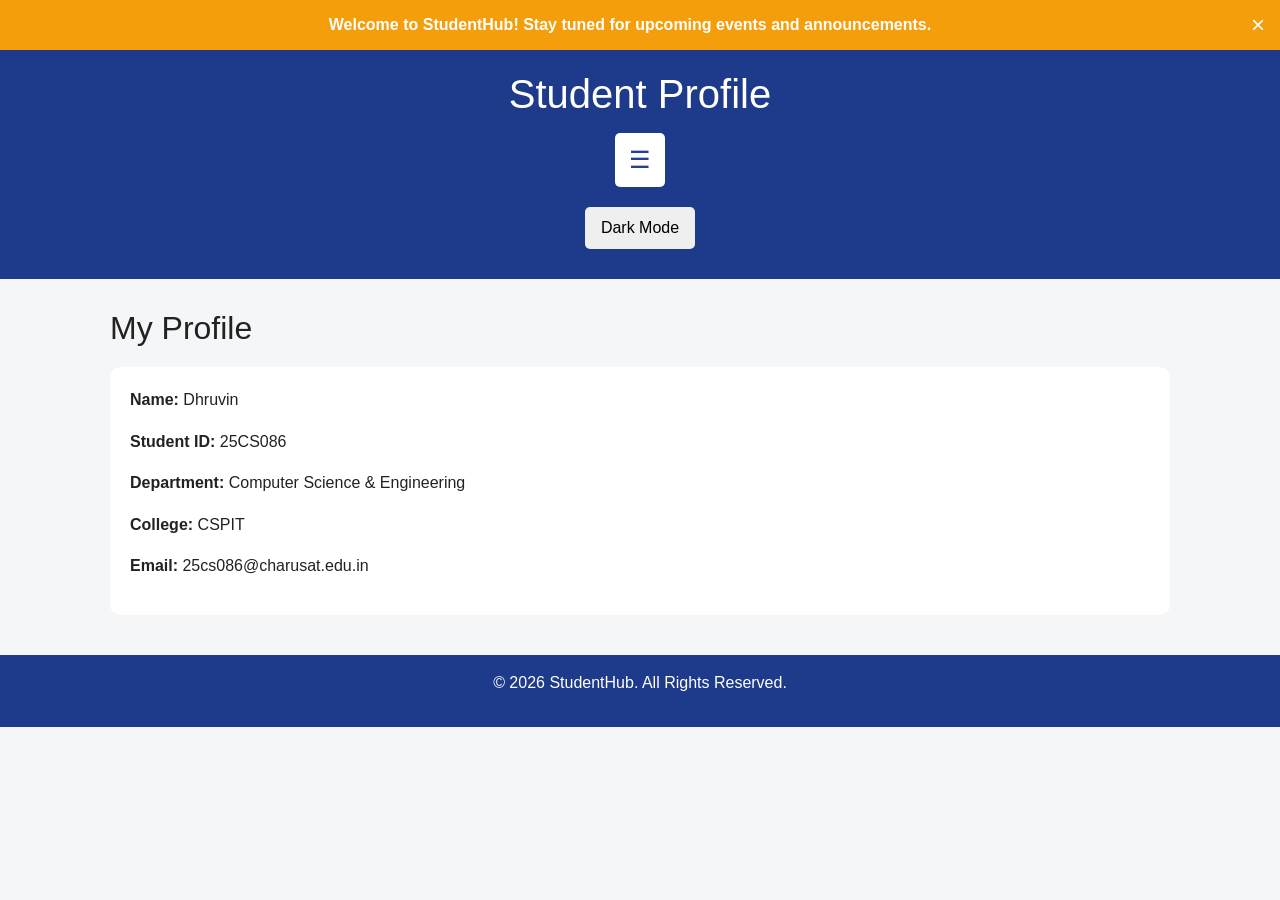
<file: Profile.html>
<!DOCTYPE html>
<html lang="en">
<head>
    <meta charset="UTF-8">
    <meta name="viewport" content="width=device-width, initial-scale=1.0">
    <link href="https://cdn.jsdelivr.net/npm/bootstrap@5.3.3/dist/css/bootstrap.min.css" rel="stylesheet">
    <title>StudentHub - Profile</title>
    <link rel="stylesheet" href="1.css">
</head>

<body>
<div id="notificationBanner" class="notification-banner">
    <span>Welcome to StudentHub! Stay tuned for upcoming events and announcements.</span>
    <button id="closeBanner" class="close-banner" aria-label="Close notification">&times;</button>
</div>


<header>
    <h1>Student Profile</h1>

    <nav>
    <button id="menuToggle" class="menu-toggle" type="button" aria-label="Open navigation menu" aria-expanded="false">
        ☰
    </button>
    <ul class="nav-list" id="navMenu">
           
            <li><a href="dashboard.html">Dashboard</a></li>
            <li><a href="events.html">Events</a></li>
            <li><a href="profile.html">Profile</a></li>
            <li><a href="contact.html">Contact</a></li>
        </ul>
    </nav>
    <button id="themeToggle" class="theme-toggle" type="button" aria-label="Switch to dark mode">
    Dark Mode
</button>
</header>

<main>

<section>
    <h2>My Profile</h2>

    <article>
        <p><strong>Name:</strong> Dhruvin</p>
        <p><strong>Student ID:</strong> 25CS086</p>
        <p><strong>Department:</strong> Computer Science & Engineering</p>
        <p><strong>College:</strong> CSPIT</p>
        <p><strong>Email:</strong> 25cs086@charusat.edu.in</p>
    </article>

</section>

</main>

<footer>
    <p>&copy; 2026 StudentHub. All Rights Reserved.</p>
</footer>

<script src="script.js"></script>
</body>
</html>
</file>
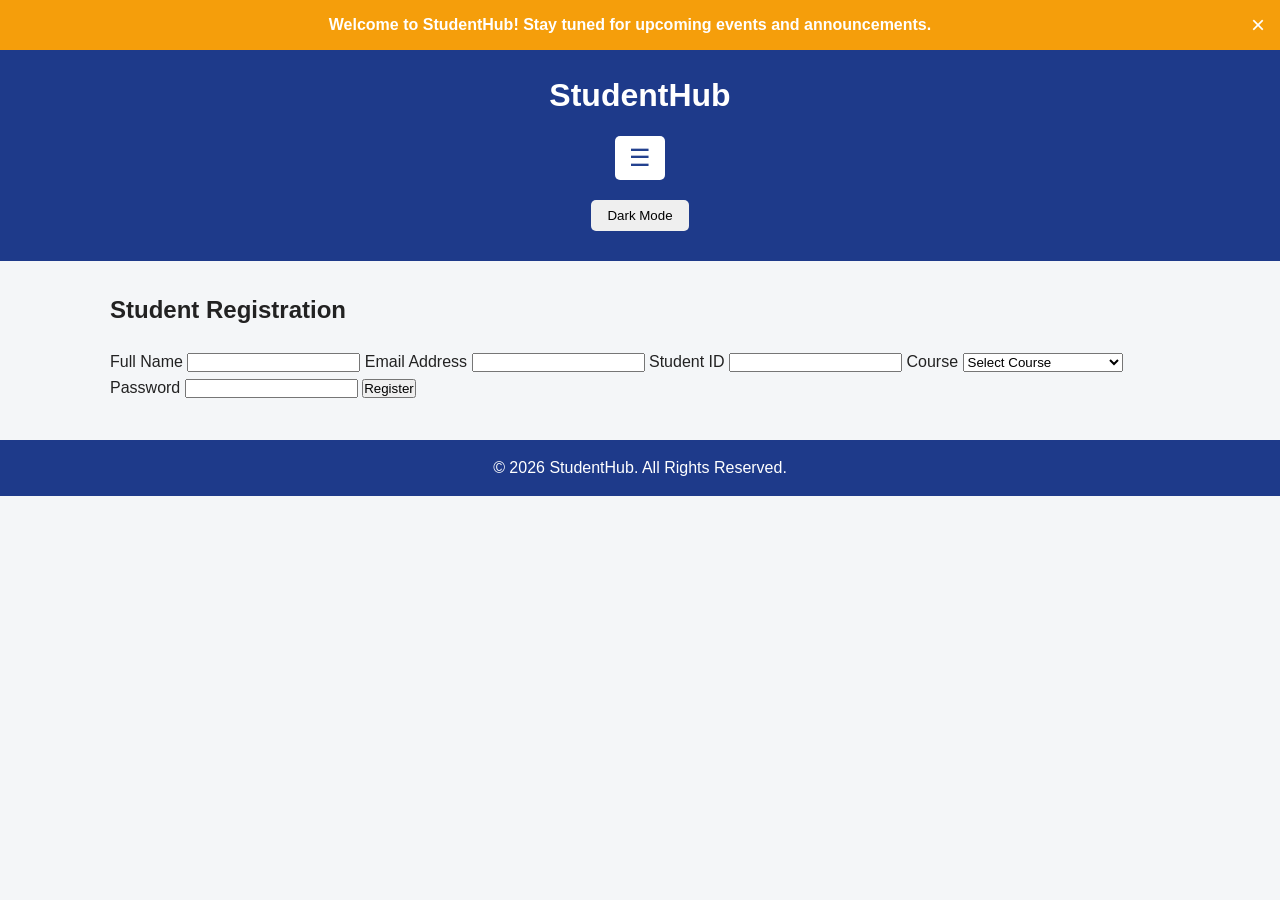
<file: Register.html>
<!DOCTYPE html>
<html lang="en">
<head>
    <meta charset="UTF-8">
    <meta name="viewport" content="width=device-width, initial-scale=1.0">
    <title>StudentHub - Register</title>
    <link rel="stylesheet" href="1.css">
</head>

<body>
<div id="notificationBanner" class="notification-banner">
    <span>Welcome to StudentHub! Stay tuned for upcoming events and announcements.</span>
    <button id="closeBanner" class="close-banner" aria-label="Close notification">&times;</button>
</div>


<header>
    <h1>StudentHub</h1>

    <nav>
    <button id="menuToggle" class="menu-toggle" type="button" aria-label="Open navigation menu" aria-expanded="false">
        ☰
    </button>
    <ul class="nav-list" id="navMenu">
            <li><a href="about.html">About</a></li>
            <li><a href="register.html">Register</a></li>
            <li><a href="login.html">Login</a></li>
            <li><a href="dashboard.html">Dashboard</a></li>
            <li><a href="events.html">Events</a></li>
            <li><a href="profile.html">Profile</a></li>
            <li><a href="contact.html">Contact</a></li>
            
            <li><a href="faq.html">FAQ</a></li>
            <li><a href="feedback.html">Feedback</a></li>
        </ul>
    </nav>
    <button id="themeToggle" class="theme-toggle" type="button" aria-label="Switch to dark mode">
    Dark Mode
</button>
</header>

<main>

<section>
    <h2>Student Registration</h2>

    <form>

        <label for="name">Full Name</label>
        <input type="text" id="name" name="name" required>

        <label for="email">Email Address</label>
        <input type="email" id="email" name="email" required>

        <label for="student-id">Student ID</label>
        <input type="text" id="student-id" name="student-id" required>

        <label for="course">Course</label>
        <select id="course" name="course">
            <option value="">Select Course</option>
            <option value="cse">Computer Science</option>
            <option value="it">Information Technology</option>
            <option value="ece">Electronics</option>
        </select>

        <label for="password">Password</label>
        <input type="password" id="password" name="password" required>

        <button type="submit">Register</button>

    </form>

</section>

</main>

<footer>
    <p>&copy; 2026 StudentHub. All Rights Reserved.</p>
</footer>

<script src="script.js"></script>
</body>
</html>
</file>
<file: css/style.css>
/* ============================================================
   StudentHub — Campus Portal Design System
   Clean, Professional, College-Grade
   ============================================================ */

:root {
  --primary: #4f46e5;
  --primary-hover: #4338ca;
  --primary-light: #eef2ff;
  --primary-glow: rgba(79,70,229,0.15);

  --bg: #f5f7ff;
  --bg-card: #ffffff;
  --bg-sidebar: #111827;
  --bg-alt: #f9fafb;

  --border: #e5e7eb;
  --border-focus: #6366f1;

  --text: #111827;
  --text-muted: #6b7280;
  --text-light: #9ca3af;
  --text-sidebar: #d1d5db;
  --text-sidebar-active: #ffffff;

  --success: #10b981;
  --success-bg: #ecfdf5;
  --warning: #f59e0b;
  --warning-bg: #fffbeb;
  --danger: #ef4444;
  --danger-bg: #fef2f2;
  --info: #3b82f6;
  --info-bg: #eff6ff;

  --shadow-sm: 0 1px 3px rgba(0,0,0,0.06), 0 1px 2px rgba(0,0,0,0.04);
  --shadow-md: 0 4px 12px rgba(0,0,0,0.08);
  --shadow-lg: 0 10px 30px rgba(0,0,0,0.1);

  --radius-sm: 7px;
  --radius-md: 11px;
  --radius-lg: 16px;
  --transition: all 0.18s ease;
  --topbar-h: 60px;
  --sidebar-w: 220px;
}

[data-theme="dark"] {
  --primary: #6366f1;
  --primary-hover: #4f46e5;
  --primary-light: rgba(99,102,241,0.15);
  --primary-glow: rgba(99,102,241,0.25);
  --bg: #0d1117;
  --bg-card: #161b27;
  --bg-sidebar: #0d1117;
  --bg-alt: #1c2433;
  --border: #1e2b3c;
  --border-focus: #818cf8;
  --text: #f0f4f8;
  --text-muted: #9ca3af;
  --text-light: #6b7280;
  --text-sidebar: #9ca3af;
  --text-sidebar-active: #ffffff;
  --success-bg: rgba(16,185,129,0.12);
  --warning-bg: rgba(245,158,11,0.12);
  --danger-bg: rgba(239,68,68,0.12);
  --info-bg: rgba(59,130,246,0.12);
}

* { margin: 0; padding: 0; box-sizing: border-box; }

body {
  font-family: 'Inter', -apple-system, BlinkMacSystemFont, 'Segoe UI', sans-serif;
  background: var(--bg);
  color: var(--text);
  min-height: 100vh;
  font-size: 14px;
  line-height: 1.5;
}

/* ============================================================
   TOPBAR
   ============================================================ */
.topbar {
  position: fixed;
  top: 0; left: 0; right: 0;
  height: var(--topbar-h);
  background: var(--bg-card);
  border-bottom: 1px solid var(--border);
  display: flex;
  align-items: center;
  justify-content: space-between;
  padding: 0 1.5rem;
  z-index: 100;
  box-shadow: var(--shadow-sm);
}

.topbar-brand {
  display: flex;
  align-items: center;
  gap: 0.65rem;
}

.brand-logo-sm {
  width: 36px; height: 36px;
  background: var(--primary);
  border-radius: 9px;
  display: flex; align-items: center; justify-content: center;
  font-size: 1.1rem;
}

.brand-title {
  font-size: 1.05rem;
  font-weight: 800;
  color: var(--text);
  line-height: 1.2;
}

.brand-college {
  font-size: 0.68rem;
  color: var(--text-muted);
  font-weight: 500;
}

.topbar-right {
  display: flex;
  align-items: center;
  gap: 0.75rem;
}

.icon-btn {
  width: 34px; height: 34px;
  background: var(--bg-alt);
  border: 1px solid var(--border);
  border-radius: 8px;
  display: flex; align-items: center; justify-content: center;
  cursor: pointer;
  font-size: 1rem;
  transition: var(--transition);
  color: var(--text-muted);
}
.icon-btn:hover { border-color: var(--primary); color: var(--primary); }

.user-chip {
  display: flex;
  align-items: center;
  gap: 0.55rem;
  background: var(--bg-alt);
  border: 1px solid var(--border);
  border-radius: 8px;
  padding: 0.35rem 0.75rem 0.35rem 0.45rem;
  cursor: pointer;
}

.user-av {
  width: 28px; height: 28px;
  background: var(--primary);
  color: white;
  border-radius: 50%;
  display: flex; align-items: center; justify-content: center;
  font-weight: 700;
  font-size: 0.8rem;
}

.user-info {
  display: flex;
  flex-direction: column;
  line-height: 1.2;
}

.user-nm {
  font-size: 0.8rem;
  font-weight: 700;
  color: var(--text);
}

.user-rl {
  font-size: 0.68rem;
  color: var(--text-muted);
}

.btn-logout {
  background: var(--danger-bg);
  border: 1px solid rgba(239,68,68,0.25);
  color: var(--danger);
  padding: 0.4rem 0.85rem;
  border-radius: var(--radius-sm);
  font-size: 0.8rem;
  font-weight: 600;
  cursor: pointer;
  transition: var(--transition);
}
.btn-logout:hover { background: var(--danger); color: white; }

/* ============================================================
   LAYOUT (Sidebar + Main)
   ============================================================ */
.layout {
  display: flex;
  padding-top: var(--topbar-h);
  min-height: 100vh;
}

/* ============================================================
   SIDEBAR
   ============================================================ */
.sidebar {
  width: var(--sidebar-w);
  background: var(--bg-sidebar);
  position: fixed;
  top: var(--topbar-h);
  bottom: 0;
  left: 0;
  display: flex;
  flex-direction: column;
  justify-content: space-between;
  overflow-y: auto;
  border-right: 1px solid rgba(255,255,255,0.05);
}

.sidebar-nav {
  padding: 1rem 0.75rem;
  display: flex;
  flex-direction: column;
  gap: 0.2rem;
}

.nav-item {
  display: flex;
  align-items: center;
  gap: 0.7rem;
  width: 100%;
  padding: 0.65rem 0.85rem;
  border: none;
  background: transparent;
  border-radius: 8px;
  cursor: pointer;
  transition: var(--transition);
  text-align: left;
  color: var(--text-sidebar);
  font-size: 0.85rem;
  font-weight: 500;
  font-family: inherit;
}

.nav-item:hover {
  background: rgba(255,255,255,0.08);
  color: var(--text-sidebar-active);
}

.nav-item.active {
  background: rgba(99,102,241,0.2);
  color: #a5b4fc;
}

.nav-icon { font-size: 1rem; flex-shrink: 0; }
.nav-label { flex: 1; }

.nav-badge {
  background: rgba(255,255,255,0.12);
  color: var(--text-sidebar);
  font-size: 0.68rem;
  font-weight: 700;
  padding: 0.1rem 0.45rem;
  border-radius: 9999px;
  min-width: 22px;
  text-align: center;
}

.nav-item.active .nav-badge {
  background: rgba(99,102,241,0.3);
  color: #c7d2fe;
}

.sidebar-footer {
  padding: 1rem 1.25rem;
  border-top: 1px solid rgba(255,255,255,0.07);
}
.sf-label {
  font-size: 0.68rem;
  color: rgba(255,255,255,0.3);
  margin-bottom: 0.35rem;
  text-transform: uppercase;
  letter-spacing: 0.05em;
}
.sf-link {
  font-size: 0.78rem;
  color: #818cf8;
  text-decoration: none;
  font-weight: 600;
}
.sf-link:hover { text-decoration: underline; }

/* ============================================================
   MAIN CONTENT
   ============================================================ */
.main-content {
  margin-left: var(--sidebar-w);
  flex: 1;
  padding: 1.75rem 2rem 3rem 2rem;
  min-height: calc(100vh - var(--topbar-h));
}

/* ============================================================
   PAGE HEADER
   ============================================================ */
.page-header {
  display: flex;
  justify-content: space-between;
  align-items: flex-start;
  margin-bottom: 1.25rem;
  flex-wrap: wrap;
  gap: 0.75rem;
}

.page-title-group h1 {
  font-size: 1.4rem;
  font-weight: 800;
  color: var(--text);
}

.page-count {
  font-size: 0.8rem;
  color: var(--text-muted);
  margin-top: 0.15rem;
  display: block;
}

.page-actions { display: flex; gap: 0.5rem; align-items: center; }

/* ============================================================
   BUTTONS
   ============================================================ */
.btn-sm {
  padding: 0.45rem 0.9rem;
  border-radius: var(--radius-sm);
  font-size: 0.8rem;
  font-weight: 600;
  cursor: pointer;
  transition: var(--transition);
  font-family: inherit;
  display: inline-flex;
  align-items: center;
  gap: 0.35rem;
}

.btn-primary {
  background: var(--primary);
  color: white;
  border: 1px solid var(--primary);
}
.btn-primary:hover { background: var(--primary-hover); }

.btn-outline {
  background: var(--bg-card);
  color: var(--text);
  border: 1px solid var(--border);
}
.btn-outline:hover { border-color: var(--primary); color: var(--primary); }

.btn-danger {
  background: var(--danger-bg);
  color: var(--danger);
  border: 1px solid rgba(239,68,68,0.25);
}
.btn-danger:hover { background: var(--danger); color: white; }

/* ============================================================
   TOOLBAR
   ============================================================ */
.toolbar {
  display: flex;
  flex-wrap: wrap;
  gap: 0.6rem;
  align-items: center;
  margin-bottom: 1.25rem;
  background: var(--bg-card);
  border: 1px solid var(--border);
  border-radius: var(--radius-md);
  padding: 0.9rem 1rem;
  box-shadow: var(--shadow-sm);
}

.search-box {
  position: relative;
  flex: 1;
  min-width: 180px;
}

.search-ic {
  position: absolute;
  left: 0.7rem;
  top: 50%;
  transform: translateY(-50%);
  font-size: 0.85rem;
  pointer-events: none;
}

.search-inp {
  width: 100%;
  padding: 0.55rem 0.75rem 0.55rem 2.1rem;
  border: 1px solid var(--border);
  border-radius: var(--radius-sm);
  font-size: 0.85rem;
  font-family: inherit;
  background: var(--bg-alt);
  color: var(--text);
  outline: none;
  transition: var(--transition);
}
.search-inp:focus {
  border-color: var(--border-focus);
  background: var(--bg-card);
  box-shadow: 0 0 0 3px var(--primary-glow);
}
.search-inp::placeholder { color: var(--text-light); }

.sel {
  padding: 0.55rem 0.75rem;
  border: 1px solid var(--border);
  border-radius: var(--radius-sm);
  font-size: 0.82rem;
  font-family: inherit;
  background: var(--bg-alt);
  color: var(--text);
  cursor: pointer;
  outline: none;
  transition: var(--transition);
}
.sel:focus { border-color: var(--border-focus); box-shadow: 0 0 0 3px var(--primary-glow); }

/* ============================================================
   STATES (loading, error)
   ============================================================ */
.state-box {
  display: flex;
  flex-direction: column;
  align-items: center;
  justify-content: center;
  gap: 0.75rem;
  padding: 3.5rem 1.5rem;
  background: var(--bg-card);
  border: 1px solid var(--border);
  border-radius: var(--radius-lg);
  text-align: center;
  color: var(--text-muted);
  box-shadow: var(--shadow-sm);
}

.state-error { border-color: rgba(239,68,68,0.3); background: var(--danger-bg); color: var(--danger); }

.spinner {
  width: 36px; height: 36px;
  border: 3px solid var(--border);
  border-top-color: var(--primary);
  border-radius: 50%;
  animation: spin 0.75s linear infinite;
}
@keyframes spin { to { transform: rotate(360deg); } }

.empty-state {
  text-align: center;
  padding: 3.5rem 1.5rem;
  color: var(--text-muted);
  background: var(--bg-card);
  border: 1px dashed var(--border);
  border-radius: var(--radius-lg);
}
.empty-icon { font-size: 2.2rem; margin-bottom: 0.5rem; }
.empty-state h3 { font-size: 1rem; font-weight: 700; color: var(--text); margin-bottom: 0.3rem; }
.empty-state p { font-size: 0.85rem; }

/* ============================================================
   EVENTS GRID
   ============================================================ */
.events-grid {
  display: grid;
  grid-template-columns: repeat(auto-fill, minmax(310px, 1fr));
  gap: 1.1rem;
}

.event-card {
  background: var(--bg-card);
  border: 1px solid var(--border);
  border-radius: var(--radius-md);
  padding: 1.2rem;
  box-shadow: var(--shadow-sm);
  display: flex;
  flex-direction: column;
  justify-content: space-between;
  transition: var(--transition);
  cursor: default;
}
.event-card:hover {
  box-shadow: var(--shadow-md);
  border-color: #c7d2fe;
  transform: translateY(-2px);
}

.event-top {
  display: flex;
  justify-content: space-between;
  align-items: center;
  margin-bottom: 0.75rem;
}

.tag {
  font-size: 0.68rem;
  font-weight: 700;
  padding: 0.18rem 0.55rem;
  border-radius: 9999px;
  text-transform: uppercase;
  letter-spacing: 0.04em;
}

.tag-Workshop   { background: #e0e7ff; color: #4338ca; }
.tag-Hackathon  { background: #fef3c7; color: #92400e; }
.tag-Conference { background: #ccfbf1; color: #065f46; }
.tag-Seminar    { background: #f3e8ff; color: #6b21a8; }
.tag-Cultural   { background: #ffe4e6; color: #9f1239; }

.status-tag {
  font-size: 0.68rem;
  font-weight: 700;
  padding: 0.18rem 0.5rem;
  border-radius: 5px;
}

.st-Upcoming  { background: #dbeafe; color: #1d4ed8; }
.st-Ongoing   { background: #dcfce7; color: #15803d; }
.st-Completed { background: #f1f5f9; color: #475569; }
.st-Active    { background: #dcfce7; color: #15803d; }
.st-Graduated { background: #e0e7ff; color: #3730a3; }
.st-Probation { background: #fef2f2; color: #b91c1c; }
.st-Open      { background: #dcfce7; color: #15803d; }
.st-Waitlist  { background: #fef3c7; color: #92400e; }
.st-New       { background: #fef3c7; color: #92400e; }
.st-In-Review { background: #dbeafe; color: #1d4ed8; }
.st-Resolved  { background: #dcfce7; color: #15803d; }

.event-title {
  font-size: 1rem;
  font-weight: 700;
  color: var(--text);
  margin-bottom: 0.4rem;
  line-height: 1.35;
}

.event-desc {
  font-size: 0.82rem;
  color: var(--text-muted);
  line-height: 1.5;
  margin-bottom: 0.9rem;
}

.event-meta {
  display: flex;
  flex-wrap: wrap;
  gap: 0.5rem;
  margin-bottom: 0.9rem;
  font-size: 0.78rem;
  color: var(--text-muted);
  border-top: 1px solid var(--border);
  padding-top: 0.75rem;
}

.meta-item { display: flex; align-items: center; gap: 0.3rem; }

.event-register-btn {
  width: 100%;
  padding: 0.55rem;
  background: var(--primary);
  color: white;
  border: none;
  border-radius: var(--radius-sm);
  font-size: 0.82rem;
  font-weight: 600;
  cursor: pointer;
  transition: var(--transition);
  font-family: inherit;
}
.event-register-btn:hover { background: var(--primary-hover); }
.event-register-btn:disabled { background: var(--border); color: var(--text-muted); cursor: not-allowed; }

/* ============================================================
   STUDENTS TABLE
   ============================================================ */
.table-wrap {
  background: var(--bg-card);
  border: 1px solid var(--border);
  border-radius: var(--radius-md);
  overflow-x: auto;
  box-shadow: var(--shadow-sm);
}

.data-table {
  width: 100%;
  border-collapse: collapse;
  font-size: 0.855rem;
}

.data-table th {
  background: var(--bg-alt);
  color: var(--text-muted);
  font-weight: 700;
  font-size: 0.73rem;
  text-transform: uppercase;
  letter-spacing: 0.04em;
  padding: 0.8rem 1rem;
  border-bottom: 1px solid var(--border);
  text-align: left;
  white-space: nowrap;
}

.data-table td {
  padding: 0.8rem 1rem;
  border-bottom: 1px solid var(--border);
  color: var(--text);
  vertical-align: middle;
}

.data-table tbody tr:last-child td { border-bottom: none; }
.data-table tbody tr:hover { background: var(--bg-alt); }

.student-cell { display: flex; align-items: center; gap: 0.65rem; }
.stu-av {
  width: 34px; height: 34px;
  border-radius: 50%;
  background: var(--primary-light);
  color: var(--primary);
  display: flex; align-items: center; justify-content: center;
  font-weight: 800;
  font-size: 0.78rem;
  flex-shrink: 0;
}
.stu-name { font-weight: 700; font-size: 0.85rem; }
.stu-email { font-size: 0.75rem; color: var(--text-muted); }

.gpa-badge {
  font-weight: 700;
  font-size: 0.78rem;
  padding: 0.18rem 0.5rem;
  border-radius: 5px;
  display: inline-block;
}
.gpa-hi  { background: #dcfce7; color: #15803d; }
.gpa-mid { background: #fef9c3; color: #92400e; }
.gpa-lo  { background: #fef2f2; color: #b91c1c; }

.tbl-actions { display: flex; gap: 0.35rem; }
.tbl-btn {
  padding: 0.3rem 0.6rem;
  font-size: 0.73rem;
  font-weight: 600;
  border-radius: 5px;
  border: 1px solid var(--border);
  background: var(--bg-alt);
  color: var(--text);
  cursor: pointer;
  transition: var(--transition);
  font-family: inherit;
}
.tbl-btn:hover { border-color: var(--primary); color: var(--primary); }
.tbl-btn-del { color: var(--danger); border-color: rgba(239,68,68,0.2); }
.tbl-btn-del:hover { background: var(--danger); color: white; border-color: var(--danger); }

/* ============================================================
   COURSES GRID
   ============================================================ */
.courses-grid {
  display: grid;
  grid-template-columns: repeat(auto-fill, minmax(300px, 1fr));
  gap: 1.1rem;
}

.course-card {
  background: var(--bg-card);
  border: 1px solid var(--border);
  border-radius: var(--radius-md);
  padding: 1.2rem;
  box-shadow: var(--shadow-sm);
  transition: var(--transition);
  display: flex;
  flex-direction: column;
  gap: 0.6rem;
}
.course-card:hover {
  border-color: #c7d2fe;
  box-shadow: var(--shadow-md);
  transform: translateY(-2px);
}

.course-code-row { display: flex; justify-content: space-between; align-items: center; }
.course-code {
  background: var(--primary-light);
  color: var(--primary);
  font-size: 0.72rem;
  font-weight: 800;
  padding: 0.2rem 0.55rem;
  border-radius: 5px;
  letter-spacing: 0.04em;
}
.course-title { font-size: 1rem; font-weight: 700; color: var(--text); }
.course-instructor { font-size: 0.8rem; color: var(--text-muted); }
.course-desc { font-size: 0.8rem; color: var(--text-muted); line-height: 1.5; flex: 1; }

.course-footer {
  border-top: 1px solid var(--border);
  padding-top: 0.65rem;
  display: flex;
  justify-content: space-between;
  font-size: 0.77rem;
  color: var(--text-muted);
  flex-wrap: wrap;
  gap: 0.3rem;
}

/* ============================================================
   FAQS ACCORDION
   ============================================================ */
.faqs-list { display: flex; flex-direction: column; gap: 0.65rem; }

.faq-card {
  background: var(--bg-card);
  border: 1px solid var(--border);
  border-radius: var(--radius-md);
  overflow: hidden;
  transition: var(--transition);
  box-shadow: var(--shadow-sm);
}
.faq-card:hover { border-color: #c7d2fe; }

.faq-head {
  display: flex;
  justify-content: space-between;
  align-items: center;
  padding: 1rem 1.15rem;
  cursor: pointer;
  user-select: none;
}

.faq-q-wrap { display: flex; align-items: center; gap: 0.65rem; flex: 1; }
.faq-q-badge {
  width: 26px; height: 26px;
  border-radius: 50%;
  background: var(--primary-light);
  color: var(--primary);
  display: flex; align-items: center; justify-content: center;
  font-weight: 800;
  font-size: 0.75rem;
  flex-shrink: 0;
}
.faq-question { font-weight: 600; font-size: 0.9rem; color: var(--text); }
.faq-meta-right { display: flex; align-items: center; gap: 0.5rem; }
.faq-cat-tag {
  font-size: 0.68rem;
  font-weight: 600;
  padding: 0.18rem 0.5rem;
  background: var(--bg-alt);
  border-radius: 9999px;
  color: var(--text-muted);
}
.faq-arrow { color: var(--text-muted); font-size: 0.9rem; transition: transform 0.2s ease; }
.faq-card.open .faq-arrow { transform: rotate(180deg); }

.faq-body {
  display: none;
  padding: 0 1.15rem 1.15rem;
  border-top: 1px solid var(--bg-alt);
}
.faq-card.open .faq-body { display: block; animation: fadein 0.2s ease; }
@keyframes fadein { from { opacity:0; transform:translateY(-4px); } to { opacity:1; transform:none; } }

.faq-answer { font-size: 0.865rem; color: var(--text-muted); line-height: 1.6; margin-top: 0.75rem; }

.faq-stats {
  display: flex;
  justify-content: space-between;
  align-items: center;
  margin-top: 0.85rem;
  padding-top: 0.65rem;
  border-top: 1px dashed var(--border);
  font-size: 0.75rem;
  color: var(--text-light);
  flex-wrap: wrap;
  gap: 0.4rem;
}
.btn-helpful {
  background: var(--bg-alt);
  border: 1px solid var(--border);
  border-radius: 5px;
  padding: 0.2rem 0.6rem;
  font-size: 0.73rem;
  font-weight: 600;
  cursor: pointer;
  color: var(--text-muted);
  transition: var(--transition);
  font-family: inherit;
}
.btn-helpful:hover { border-color: var(--primary); color: var(--primary); background: var(--primary-light); }

/* ============================================================
   REGISTRATION / INQUIRY TAB (Practical 7 Integration)
   ============================================================ */
.reg-layout {
  display: grid;
  grid-template-columns: 380px 1fr;
  gap: 1.25rem;
  align-items: start;
}

.reg-form-card {
  background: var(--bg-card);
  border: 1px solid var(--border);
  border-radius: var(--radius-md);
  padding: 1.5rem;
  box-shadow: var(--shadow-sm);
}

.reg-form-card h3 {
  font-size: 1rem;
  font-weight: 700;
  color: var(--text);
  margin-bottom: 0.2rem;
}
.reg-form-card .sub {
  font-size: 0.8rem;
  color: var(--text-muted);
  margin-bottom: 1.25rem;
}

.reg-success {
  background: var(--success-bg);
  border: 1px solid rgba(16,185,129,0.3);
  color: #065f46;
  border-radius: var(--radius-sm);
  padding: 0.65rem 0.85rem;
  font-size: 0.82rem;
  font-weight: 600;
  margin-bottom: 1rem;
  display: none;
}
[data-theme="dark"] .reg-success { color: #6ee7b7; }

.rform { display: flex; flex-direction: column; gap: 0.85rem; }
.rfield { display: flex; flex-direction: column; gap: 0.3rem; }
.rfield label { font-size: 0.8rem; font-weight: 600; color: var(--text); }
.rfield input,
.rfield select,
.rfield textarea {
  width: 100%;
  padding: 0.6rem 0.75rem;
  border: 1px solid var(--border);
  border-radius: var(--radius-sm);
  font-size: 0.85rem;
  font-family: inherit;
  background: var(--bg-alt);
  color: var(--text);
  outline: none;
  transition: var(--transition);
  resize: none;
}
.rfield input:focus,
.rfield select:focus,
.rfield textarea:focus {
  border-color: var(--border-focus);
  background: var(--bg-card);
  box-shadow: 0 0 0 3px var(--primary-glow);
}
.rfield .ferr { font-size: 0.73rem; color: var(--danger); display: none; }
.rfield.has-err input,
.rfield.has-err select { border-color: var(--danger); }
.rfield.has-err .ferr { display: block; }

.reg-table-card {
  background: var(--bg-card);
  border: 1px solid var(--border);
  border-radius: var(--radius-md);
  padding: 1.25rem;
  box-shadow: var(--shadow-sm);
}
.reg-table-card h3 { font-size: 1rem; font-weight: 700; color: var(--text); margin-bottom: 1rem; }

/* ============================================================
   PAGINATION
   ============================================================ */
.pagination {
  display: flex;
  justify-content: space-between;
  align-items: center;
  margin-top: 1.25rem;
  flex-wrap: wrap;
  gap: 0.75rem;
}

.pg-info { font-size: 0.82rem; color: var(--text-muted); }
.pg-info strong { color: var(--text); }

.pg-btns { display: flex; gap: 0.3rem; align-items: center; }
.pg-btn {
  min-width: 34px; height: 34px;
  border: 1px solid var(--border);
  background: var(--bg-card);
  color: var(--text);
  border-radius: var(--radius-sm);
  font-size: 0.82rem;
  font-weight: 600;
  cursor: pointer;
  transition: var(--transition);
  display: inline-flex; align-items: center; justify-content: center;
  padding: 0 0.45rem;
  font-family: inherit;
}
.pg-btn:hover:not(:disabled) { border-color: var(--primary); color: var(--primary); background: var(--primary-light); }
.pg-btn.active { background: var(--primary); color: white; border-color: var(--primary); }
.pg-btn:disabled { opacity: 0.4; cursor: not-allowed; }

/* ============================================================
   MODALS
   ============================================================ */
.modal-bg {
  position: fixed;
  inset: 0;
  background: rgba(0,0,0,0.45);
  backdrop-filter: blur(3px);
  display: flex;
  align-items: center;
  justify-content: center;
  z-index: 200;
  opacity: 0;
  visibility: hidden;
  transition: opacity 0.18s ease, visibility 0.18s ease;
  padding: 1.5rem;
}
.modal-bg.open { opacity: 1; visibility: visible; }

.modal {
  background: var(--bg-card);
  border: 1px solid var(--border);
  border-radius: var(--radius-lg);
  width: 100%;
  max-width: 520px;
  max-height: 90vh;
  overflow-y: auto;
  box-shadow: 0 20px 50px rgba(0,0,0,0.15);
  transform: translateY(12px);
  transition: transform 0.22s cubic-bezier(0.16,1,0.3,1);
}
.modal-bg.open .modal { transform: translateY(0); }

.modal-head {
  padding: 1.2rem 1.5rem;
  border-bottom: 1px solid var(--border);
  display: flex;
  justify-content: space-between;
  align-items: center;
}
.modal-head h3 { font-size: 1.05rem; font-weight: 700; color: var(--text); }

.modal-close {
  background: none; border: none;
  font-size: 1.3rem;
  color: var(--text-muted);
  cursor: pointer;
  padding: 0.2rem;
  line-height: 1;
  border-radius: 5px;
  transition: var(--transition);
}
.modal-close:hover { color: var(--text); background: var(--bg-alt); }

.modal-body { padding: 1.5rem; }

.modal-foot {
  padding: 1rem 1.5rem;
  border-top: 1px solid var(--border);
  display: flex;
  justify-content: flex-end;
  gap: 0.6rem;
  background: var(--bg-alt);
  border-radius: 0 0 var(--radius-lg) var(--radius-lg);
}

/* Modal form fields */
.mform { display: flex; flex-direction: column; gap: 0.9rem; }
.mform-row { display: grid; grid-template-columns: 1fr 1fr; gap: 0.75rem; }
.mfield { display: flex; flex-direction: column; gap: 0.3rem; }
.mfield label { font-size: 0.8rem; font-weight: 600; color: var(--text); }
.mfield input,
.mfield select {
  width: 100%;
  padding: 0.6rem 0.75rem;
  border: 1px solid var(--border);
  border-radius: var(--radius-sm);
  font-size: 0.855rem;
  font-family: inherit;
  background: var(--bg-alt);
  color: var(--text);
  outline: none;
  transition: var(--transition);
}
.mfield input:focus,
.mfield select:focus {
  border-color: var(--border-focus);
  background: var(--bg-card);
  box-shadow: 0 0 0 3px var(--primary-glow);
}
.merr { font-size: 0.72rem; color: var(--danger); display: none; }
.mfield.has-err input { border-color: var(--danger); }
.mfield.has-err .merr { display: block; }

/* Student profile in modal */
.stu-profile-head {
  display: flex;
  align-items: center;
  gap: 1rem;
  margin-bottom: 1.25rem;
}
.stu-profile-av {
  width: 52px; height: 52px;
  border-radius: 50%;
  background: var(--primary-light);
  color: var(--primary);
  display: flex; align-items: center; justify-content: center;
  font-weight: 800;
  font-size: 1.1rem;
  flex-shrink: 0;
}
.stu-profile-grid {
  display: grid;
  grid-template-columns: 1fr 1fr;
  gap: 0.75rem;
}
.stu-profile-field { display: flex; flex-direction: column; gap: 0.2rem; }
.spf-label { font-size: 0.72rem; font-weight: 600; text-transform: uppercase; letter-spacing: 0.05em; color: var(--text-muted); }
.spf-value { font-size: 0.875rem; font-weight: 600; color: var(--text); }

/* Event ticket confirmation */
.ticket-card {
  background: linear-gradient(135deg, #312e81, #4f46e5);
  border-radius: var(--radius-md);
  padding: 1.25rem;
  color: white;
  margin-bottom: 1rem;
}
.ticket-event { font-size: 1rem; font-weight: 700; margin-bottom: 0.3rem; }
.ticket-meta { font-size: 0.8rem; color: rgba(255,255,255,0.65); margin-bottom: 0.75rem; }
.ticket-code {
  font-family: monospace;
  font-size: 0.9rem;
  background: rgba(255,255,255,0.15);
  padding: 0.4rem 0.75rem;
  border-radius: 5px;
  display: inline-block;
  letter-spacing: 0.08em;
}
.ticket-name { font-size: 0.8rem; margin-top: 0.6rem; color: rgba(255,255,255,0.8); }

/* ============================================================
   TOAST
   ============================================================ */
.toast {
  background: var(--bg-card);
  border: 1px solid var(--border);
  border-radius: var(--radius-md);
  padding: 0.7rem 1rem;
  font-size: 0.82rem;
  font-weight: 600;
  box-shadow: var(--shadow-lg);
  display: flex;
  align-items: center;
  gap: 0.5rem;
  min-width: 240px;
  max-width: 340px;
  animation: toastin 0.22s cubic-bezier(0.16,1,0.3,1);
  pointer-events: auto;
}
.toast-success { border-left: 4px solid var(--success); }
.toast-info    { border-left: 4px solid var(--primary); }
.toast-danger  { border-left: 4px solid var(--danger); }
@keyframes toastin { from { opacity:0; transform:translateY(10px); } to { opacity:1; transform:none; } }

/* ============================================================
   RESPONSIVE
   ============================================================ */
@media (max-width: 860px) {
  .reg-layout { grid-template-columns: 1fr; }
}

@media (max-width: 768px) {
  :root { --sidebar-w: 0px; }
  .sidebar { display: none; }
  .main-content { margin-left: 0; padding: 1.25rem 1rem; }
  .brand-college { display: none; }
  .events-grid { grid-template-columns: 1fr; }
  .pagination { flex-direction: column; align-items: flex-start; }
  .mform-row { grid-template-columns: 1fr; }
}
</file>
<file: 1.css>
/* ===== General CSS3 Styling ===== */

* {
    box-sizing: border-box;
    margin: 0;
    padding: 0;
}

body {
    font-family: Arial, sans-serif;
    background-color: #f4f6f8;
    color: #222;
    line-height: 1.6;
}

/* ===== Header ===== */

header {
    background-color: #1e3a8a;
    color: white;
    padding: 20px;
    text-align: center;
}

header h1 {
    margin-bottom: 15px;
}

/* ===== FLEXBOX - Navigation ===== */

nav ul {
    display: flex;
    justify-content: center;
    align-items: center;
    gap: 25px;
    list-style: none;
}

nav a {
    color: white;
    text-decoration: none;
    font-weight: bold;
    padding: 8px 12px;
    border-radius: 5px;
    transition: background-color 0.3s;
}

nav a:hover {
    background-color: #2563eb;
}

/* ===== Main Content ===== */

main {
    max-width: 1100px;
    margin: 30px auto;
    padding: 0 20px;
}

section {
    margin-bottom: 30px;
}

section h2 {
    margin-bottom: 20px;
}

/* ===== CSS GRID - Dashboard Cards ===== */

.card-container {
    display: grid;
    grid-template-columns: repeat(2, 1fr);
    gap: 20px;
}

/* ===== Cards ===== */

.card {
    background-color: white;
    padding: 25px;
    border-radius: 10px;
    box-shadow: 0 3px 10px rgba(0, 0, 0, 0.1);
    transition: transform 0.3s;
}

.card:hover {
    transform: translateY(-5px);
}

.card h3 {
    margin-bottom: 10px;
}

/* ===== Recent Information ===== */

section article:not(.card) {
    background-color: white;
    padding: 20px;
    border-radius: 10px;
}

/* ===== Footer ===== */

footer {
    text-align: center;
    background-color: #1e3a8a;
    color: white;
    padding: 15px;
    margin-top: 40px;
}

/* ===== RESPONSIVE DESIGN ===== */

@media (max-width: 600px) {

    /* Flexbox changes to vertical navigation */
    nav ul {
        flex-direction: column;
        gap: 10px;
    }

    /* Grid changes from 2 columns to 1 column */
    .card-container {
        grid-template-columns: 1fr;
    }

    main {
        padding: 0 15px;
    }
}
.faq-question {
    width: 100%;
    padding: 15px;
    text-align: left;
    border: none;
    cursor: pointer;
    font-size: 16px;
    font-weight: bold;
    transition: 0.3s;
}

.faq-question:hover {
    transform: translateX(5px);
}

.faq-answer {
    display: none;
    padding: 15px;
    margin: 0;
    transition: 0.3s;
}
.information button {
    padding: 10px 18px;
    border: none;
    cursor: pointer;
    border-radius: 5px;
    transition: 0.3s;
}

.information button:hover {
    transform: scale(1.05);
}

.modal {
    display: none;
    position: fixed;
    inset: 0;
    justify-content: center;
    align-items: center;
    background: rgba(0, 0, 0, 0.6);
    z-index: 1000;
}

.modal-content {
    position: relative;
    width: 90%;
    max-width: 500px;
    padding: 30px;
    border-radius: 10px;
    background: white;
    animation: modalAppear 0.3s ease;
}

.close-modal {
    position: absolute;
    top: 10px;
    right: 15px;
    border: none;
    background: none;
    font-size: 28px;
    cursor: pointer;
}

@keyframes modalAppear {
    from {
        transform: scale(0.8);
        opacity: 0;
    }

    to {
        transform: scale(1);
        opacity: 1;
    }
}
.slider {
    margin-top: 25px;
    padding: 25px;
    text-align: center;
    border-radius: 10px;
    background: white;
    box-shadow: 0 4px 10px rgba(0, 0, 0, 0.1);
}

.slide {
    display: none;
    min-height: 100px;
    transition: 0.3s;
}

.slide.active {
    display: block;
}

.slider button {
    margin: 10px 5px;
    padding: 10px 18px;
    border: none;
    border-radius: 5px;
    cursor: pointer;
    transition: 0.3s;
}

.slider button:hover {
    transform: scale(1.05);
} 
.menu-toggle {
    display: none;
    border: none;
    background: none;
    color: white;
    font-size: 28px;
    cursor: pointer;
}

.menu-toggle {
    display: none;
    margin: 10px auto;
    padding: 8px 14px;
    border: none;
    border-radius: 5px;
    background: white;
    color: #23418f;
    font-size: 24px;
    cursor: pointer;
}

@media (max-width: 1500px) {
    .menu-toggle {
        display: block;
    }

    .nav-list {
        display: none;
        flex-direction: column;
        align-items: center;
        gap: 10px;
        padding: 10px 0;
    }

    .nav-list.show-menu {
        display: flex;
    }
}
.theme-toggle {
    margin: 10px auto;
    padding: 8px 16px;
    border: none;
    border-radius: 5px;
    cursor: pointer;
    transition: 0.3s;
}

.theme-toggle:hover {
    transform: scale(1.05);
}

body {
    transition: background-color 0.3s, color 0.3s;
}

body.dark-theme {
    background-color: #121212;
    color: #f5f5f5;
}

body.dark-theme .card,
body.dark-theme .information,
body.dark-theme .slider,
body.dark-theme .modal-content,
body.dark-theme section article:not(.card) {
    background-color: #1f1f1f;
    color: #f5f5f5;
}

body.dark-theme .recent {
    color: #f5f5f5;
}

/* ===== Notification Banner ===== */
.notification-banner {
    background-color: #f59e0b;
    color: white;
    text-align: center;
    padding: 12px 40px 12px 20px;
    position: relative;
    font-weight: bold;
    transition: opacity 0.3s ease, visibility 0.3s ease;
}

.notification-banner.hidden {
    opacity: 0;
    visibility: hidden;
    display: none;
}

.close-banner {
    position: absolute;
    right: 15px;
    top: 50%;
    transform: translateY(-50%);
    background: none;
    border: none;
    color: white;
    font-size: 24px;
    cursor: pointer;
    transition: transform 0.3s;
}

.close-banner:hover {
    transform: translateY(-50%) scale(1.1);
}
</file>
